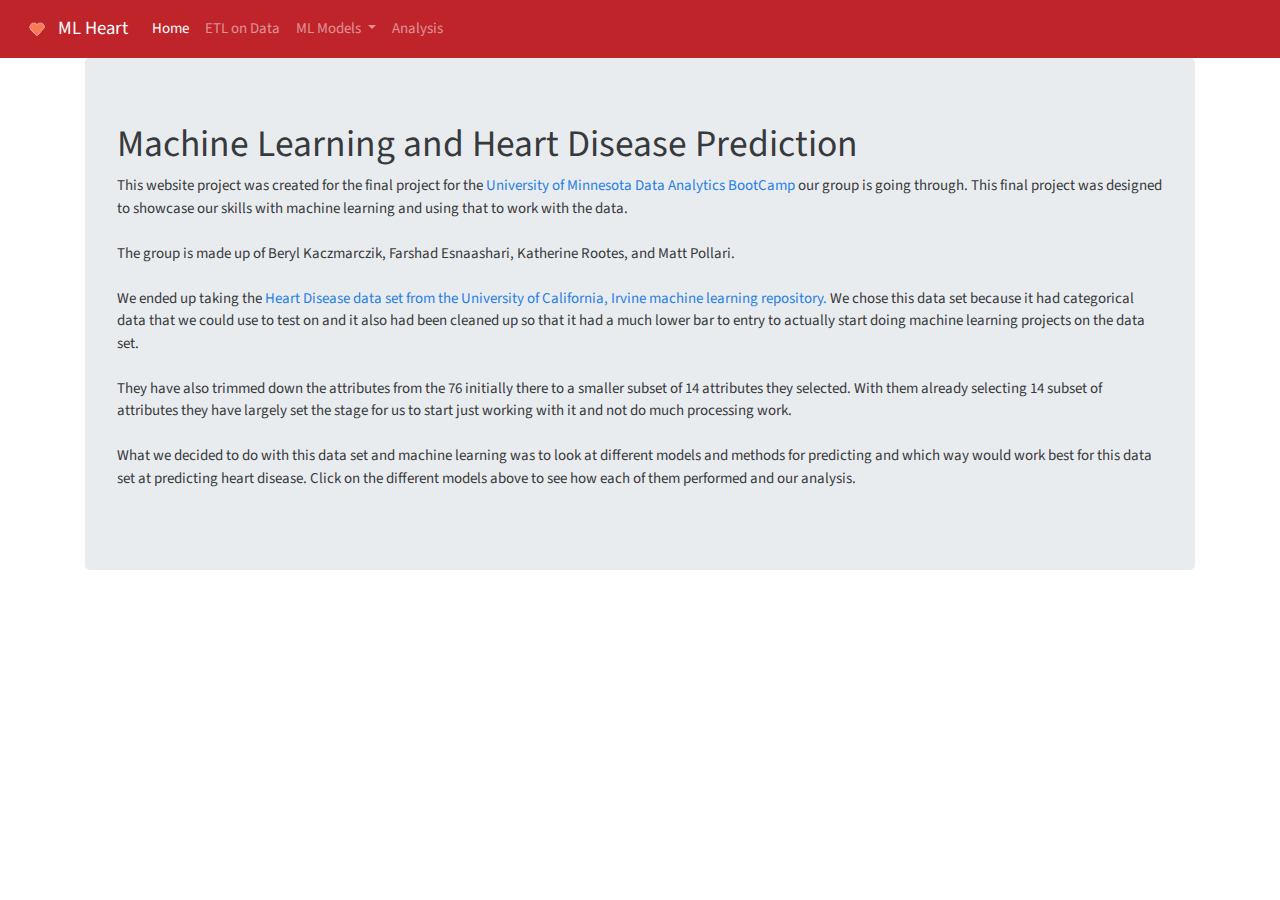
<file: website/index.html>
<!DOCTYPE html>
<html lang="en-us">

<head>
  <link rel="icon" href="resources/heart.png"
  <meta charset="UTF-8">
  <title>ML  & Heart Disease</title>

 <!-- Bring in our bootstrap stylesheet -->

 
<link rel="stylesheet" href="https://stackpath.bootstrapcdn.com/bootstrap/4.3.1/css/bootstrap.min.css" integrity="sha384-ggOyR0iXCbMQv3Xipma34MD+dH/1fQ784/j6cY/iJTQUOhcWr7x9JvoRxT2MZw1T" crossorigin="anonymous">

 <script src="https://code.jquery.com/jquery-3.3.1.slim.min.js" integrity="sha384-q8i/X+965DzO0rT7abK41JStQIAqVgRVzpbzo5smXKp4YfRvH+8abtTE1Pi6jizo" crossorigin="anonymous"></script>
 <script src="https://cdnjs.cloudflare.com/ajax/libs/popper.js/1.14.7/umd/popper.min.js" integrity="sha384-UO2eT0CpHqdSJQ6hJty5KVphtPhzWj9WO1clHTMGa3JDZwrnQq4sF86dIHNDz0W1" crossorigin="anonymous"></script>
 <script src="https://stackpath.bootstrapcdn.com/bootstrap/4.3.1/js/bootstrap.min.js" integrity="sha384-JjSmVgyd0p3pXB1rRibZUAYoIIy6OrQ6VrjIEaFf/nJGzIxFDsf4x0xIM+B07jRM" crossorigin="anonymous"></script>

 <link rel="stylesheet" href="style.css">
</head>

<body>
    <nav class="navbar navbar-expand-lg navbar-dark bg-primary">
      <img src="resources/beat.gif" height="42" width="42">
        <a class="navbar-brand" href="index.html">ML Heart</a>
        <button class="navbar-toggler" type="button" data-toggle="collapse" data-target="#navbarColor01" aria-controls="navbarColor01" aria-expanded="false" aria-label="Toggle navigation">
          <span class="navbar-toggler-icon"></span>
        </button>      
      
        <div class="collapse navbar-collapse" id="navbarColor01">
          <ul class="navbar-nav mr-auto">
            <li class="nav-item active">
              <a class="nav-link" href="index.html">Home <span class="sr-only">(current)</span></a>
            </li>
            <li class="nav-item">
                <a class="nav-link" href="etl.html">ETL on Data</a>
              </li>
            <li class="nav-item dropdown">
                <a class="nav-link dropdown-toggle" href="#" id="navbarDropdown" role="button" data-toggle="dropdown" aria-haspopup="true" aria-expanded="false">
                  ML Models
                </a>
                <div class="dropdown-menu" aria-labelledby="navbarDropdown">
                  <a class="dropdown-item" href="forest.html">Random Forest</a>
                  <a class="dropdown-item" href="logistic.html">Logistic Regression </a>
                  <a class="dropdown-item" href="neural.html">Neural Net</a>
                  <a class="dropdown-item" href="knearest.html">K Nearest Neighbors</a>
                  <a class="dropdown-item" href="vector.html">Support Vector Machine</a>
                </div>
              </li>

            <li class="nav-item">
              <a class="nav-link"href="analysis.html">Analysis</a>
            </li>
          </ul>
          </div>
        </nav>
  <div class="container">


  
      <!-- Row 1 -->
      <div class="row">
        <div class="col-12 col-sm-12 col-md-12">
            <div class="jumbotron">
                 <h1><strong>Machine Learning and Heart Disease Prediction</strong></h1>
                 <p> 
                    This website project was created for the final project for the <a href='https://bootcamp.umn.edu/data/'>University of Minnesota Data Analytics BootCamp</a> our group is going through.  This final project was designed to showcase our skills with machine learning and using that to  work with the data.
                    <br><br>
                    The group is made up of Beryl Kaczmarczik, Farshad Esnaashari, Katherine Rootes, and Matt Pollari.
                    
                   <br><br> We ended up taking the  <a href='https://archive.ics.uci.edu/ml/datasets/Heart+Disease'>Heart Disease data set from the University of California, Irvine machine learning repository.</a> 
 
                   We chose this data set because it had categorical data that we could use to test on and it also had been cleaned up so that it had a much lower bar to entry to actually start doing machine learning projects on the data set. 
                   
                   <br><br> 
                   They have also trimmed down the attributes from the 76 initially there to a smaller subset of 14 attributes they selected. With them already selecting 14 subset of attributes they have largely set the stage for us to start just working with it and not do much processing work.

                   <br><br> 
                   What we decided to do with this data set and machine learning was to look at different models and methods for predicting and which way would work best for this data set at predicting heart disease. Click on the different models above to see how each of them performed and our analysis.

                   
         </p>
        </div>
    </div>
      </div>
      </div>
</body>
</html>
</file>
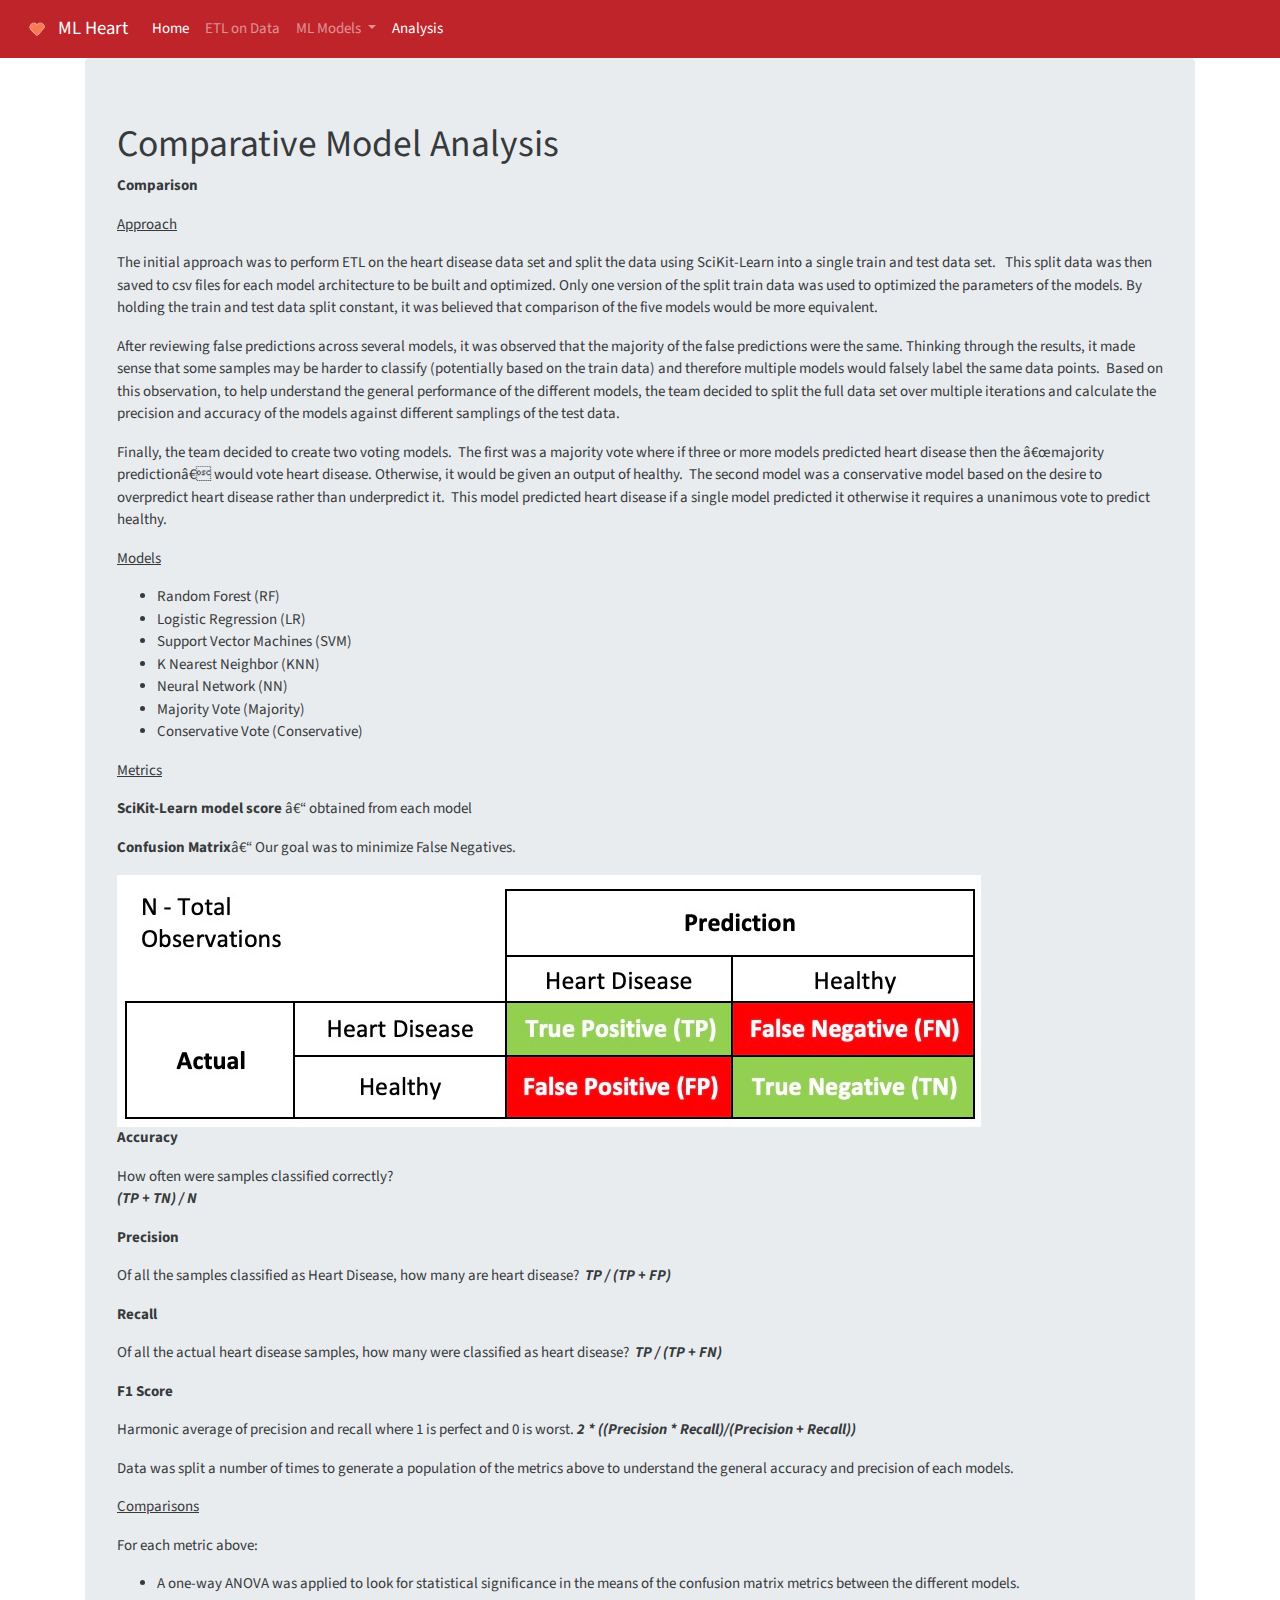
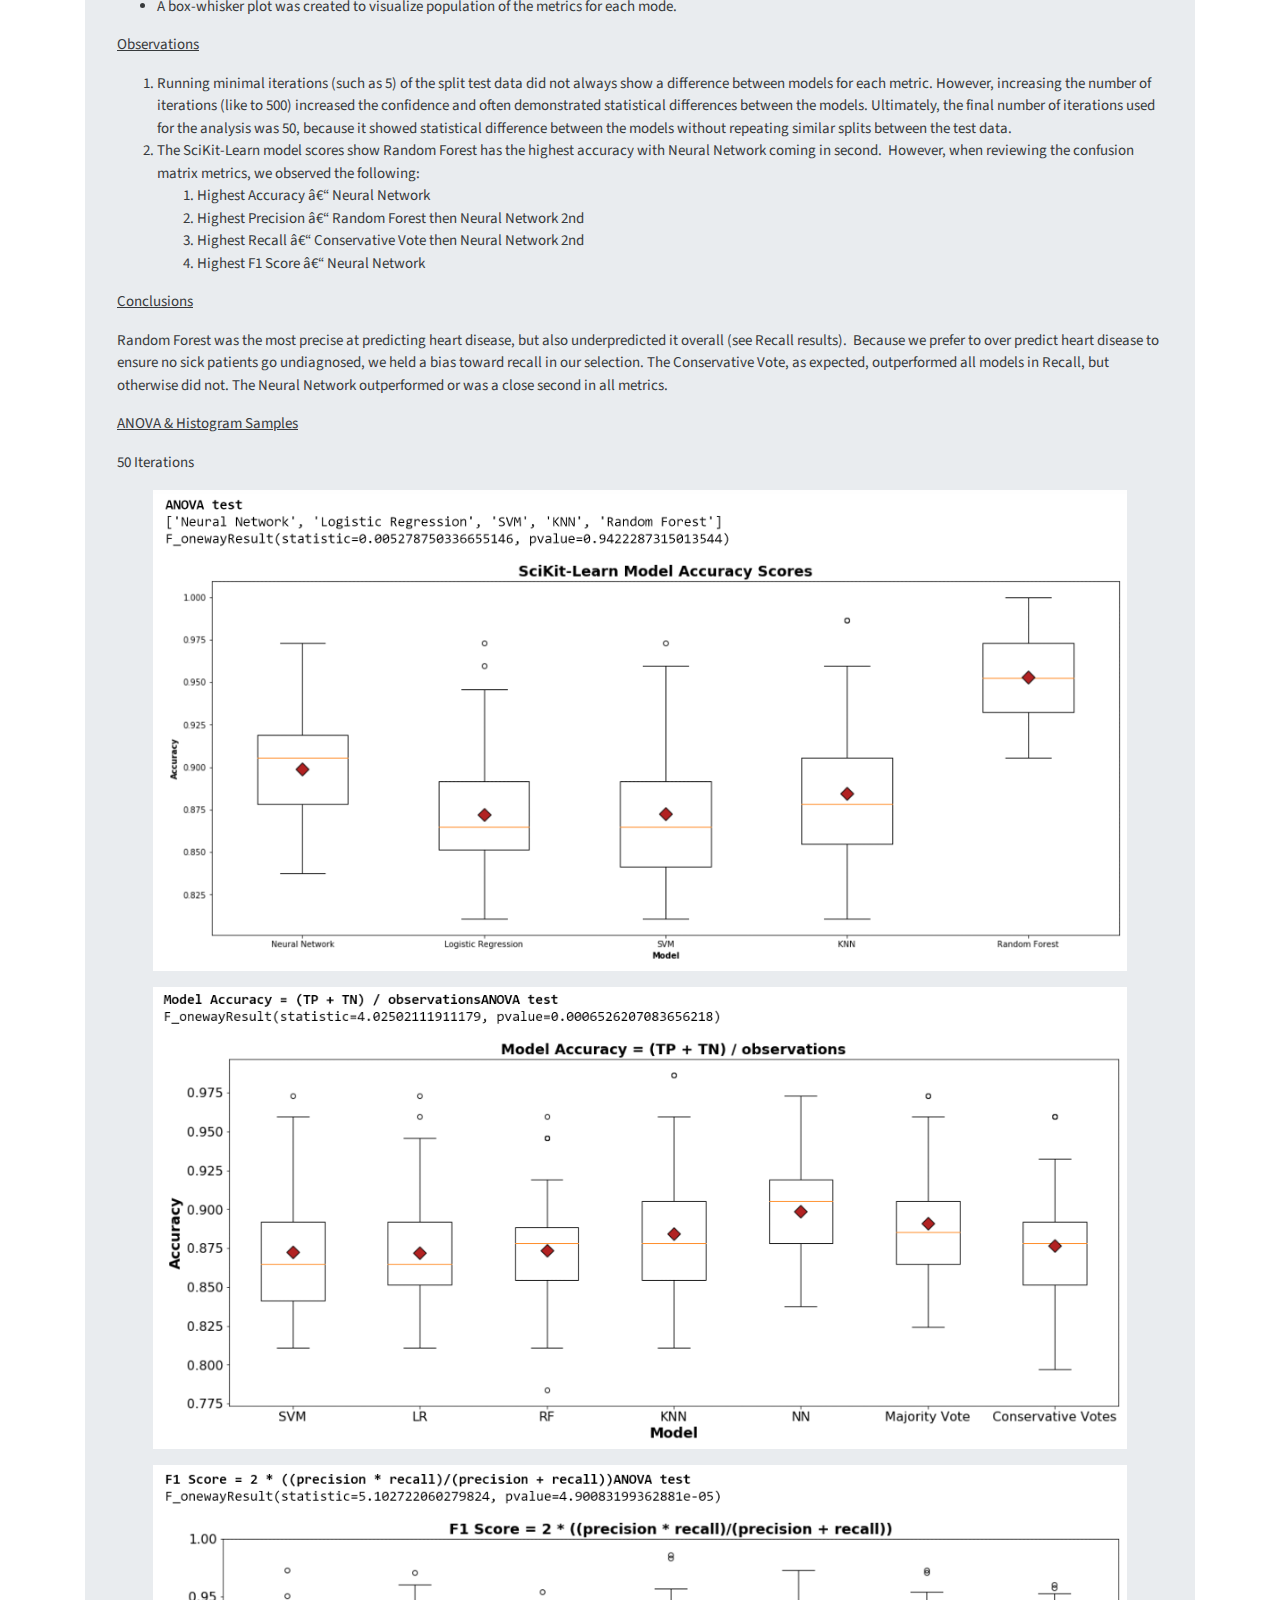
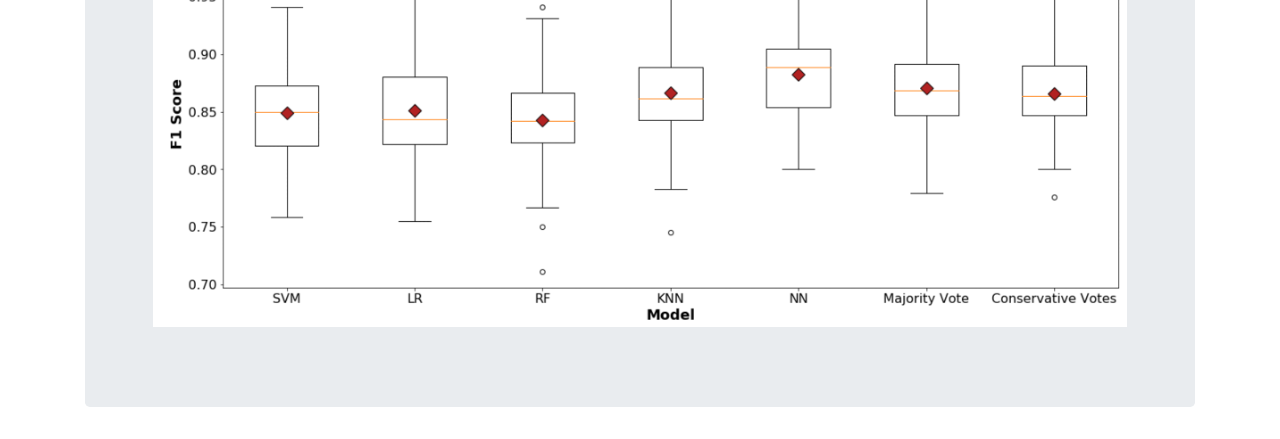
<file: website/analysis.html>
<!DOCTYPE html>
<!DOCTYPE html>
<html lang="en-us">

<head>
  <link rel="icon" href="resources/heart.png"
  <meta charset="UTF-8">
  <title>ML  & Heart Disease</title>

 <!-- Bring in our bootstrap stylesheet -->

 
<link rel="stylesheet" href="https://stackpath.bootstrapcdn.com/bootstrap/4.3.1/css/bootstrap.min.css" integrity="sha384-ggOyR0iXCbMQv3Xipma34MD+dH/1fQ784/j6cY/iJTQUOhcWr7x9JvoRxT2MZw1T" crossorigin="anonymous">

 <script src="https://code.jquery.com/jquery-3.3.1.slim.min.js" integrity="sha384-q8i/X+965DzO0rT7abK41JStQIAqVgRVzpbzo5smXKp4YfRvH+8abtTE1Pi6jizo" crossorigin="anonymous"></script>
 <script src="https://cdnjs.cloudflare.com/ajax/libs/popper.js/1.14.7/umd/popper.min.js" integrity="sha384-UO2eT0CpHqdSJQ6hJty5KVphtPhzWj9WO1clHTMGa3JDZwrnQq4sF86dIHNDz0W1" crossorigin="anonymous"></script>
 <script src="https://stackpath.bootstrapcdn.com/bootstrap/4.3.1/js/bootstrap.min.js" integrity="sha384-JjSmVgyd0p3pXB1rRibZUAYoIIy6OrQ6VrjIEaFf/nJGzIxFDsf4x0xIM+B07jRM" crossorigin="anonymous"></script>

 <link rel="stylesheet" href="style.css">
</head>

<body>
    <nav class="navbar navbar-expand-lg navbar-dark bg-primary">
      <img src="resources/beat.gif" height="42" width="42">
        <a class="navbar-brand" href="index.html">ML Heart</a>
        <button class="navbar-toggler" type="button" data-toggle="collapse" data-target="#navbarColor01" aria-controls="navbarColor01" aria-expanded="false" aria-label="Toggle navigation">
          <span class="navbar-toggler-icon"></span>
        </button>        
      
        <div class="collapse navbar-collapse" id="navbarColor01">
          <ul class="navbar-nav mr-auto">
            <li class="nav-item active">
              <a class="nav-link" href="index.html">Home</a>
            </li>
            <li class="nav-item">
                <a class="nav-link" href="etl.html">ETL on Data</a>
              </li>
            <li class="nav-item dropdown">
                <a class="nav-link dropdown-toggle" href="#" id="navbarDropdown" role="button" data-toggle="dropdown" aria-haspopup="true" aria-expanded="false">
                  ML Models
                </a>
                <div class="dropdown-menu" aria-labelledby="navbarDropdown">
                  <a class="dropdown-item" href="forest.html">Random Forest</a>
                  <a class="dropdown-item" href="logistic.html">Logistic Regression </a>
                  <a class="dropdown-item" href="neural.html">Neural Net</a>
                  <a class="dropdown-item" href="knearest.html">K Nearest Neighbors</a>
                  <a class="dropdown-item" href="vector.html">Support Vector Machine</a>
                </div>
              </li>

            <li class="nav-item">
              <a class="nav-link active"href="analysis.html">Analysis</a>
            </li>
          </ul>
          </div>
        </nav>
  <div class="container">


  
      <!-- Row 1 -->
      <div class="row">
        <div class="col-12 col-sm-12 col-md-12">
            <div class="jumbotron">
                 <h1><strong>Comparative Model Analysis</strong></h1>
                 <p><strong>Comparison</strong></p>
                 <p><u>Approach</u></p>
                 <p>The initial approach was to perform ETL on the heart disease data set and split the data using SciKit-Learn into a single train and test data set. &nbsp; This split data was then saved to csv files for each model architecture to be built and optimized. Only one version of the split train data was used to optimized the parameters of the models. By holding the train and test data split constant, it was believed that comparison of the five models would be more equivalent.</p>
                 <p>After reviewing false predictions across several models, it was observed that the majority of the false predictions were the same. Thinking through the results, it made sense that some samples may be harder to classify (potentially based on the train data) and therefore multiple models would falsely label the same data points. &nbsp;Based on this observation, to help understand the general performance of the different models, the team decided to split the full data set over multiple iterations and calculate the precision and accuracy of the models against different samplings of the test data.</p>
                 <p>Finally, the team decided to create two voting models. &nbsp;The first was a majority vote where if three or more models predicted heart disease then the “majority prediction” would vote heart disease. Otherwise, it would be given an output of healthy. &nbsp;The second model was a conservative model based on the desire to overpredict heart disease rather than underpredict it. &nbsp;This model predicted heart disease if a single model predicted it otherwise it requires a unanimous vote to predict healthy.</p>
                 <p><u>Models</u></p>
                 <ul>
                   <li>Random Forest (RF)</li>
                   <li>Logistic Regression (LR)</li>
                   <li>Support Vector Machines (SVM)</li>
                   <li>K Nearest Neighbor (KNN)</li>
                   <li>Neural Network (NN)</li>
                   <li>Majority Vote (Majority)</li>
                   <li>Conservative Vote (Conservative)</li>
                 </ul>
                 <p><u>Metrics</u></p>
                 <p><strong>SciKit-Learn model score</strong> – obtained from each model</p>
                 <p><strong>Confusion Matrix</strong>– Our goal was to minimize False Negatives.</p>
                 <img src="resources/matrix.jpg" alt="">
                     </tr>
                     <tr>
                       <td valign="top" width="19.661733615221987%">
                         <p><strong>Accuracy</strong></p>
                       </td>
                       <td colspan="3" valign="top" width="80.33826638477801%">
                         <p>How often were samples classified correctly?
                           <br><strong><em>(TP + TN) / N</em></strong></p>
                       </td>
                     </tr>
                     <tr>
                       <td valign="top" width="19.661733615221987%">
                         <p><strong>Precision</strong></p>
                       </td>
                       <td colspan="3" valign="top" width="80.33826638477801%">
                         <p>Of all the samples classified as Heart Disease, how many are heart disease? &nbsp;<strong><em>TP / (TP + FP)</em></strong></p>
                       </td>
                     </tr>
                     <tr>
                       <td valign="top" width="19.661733615221987%">
                         <p><strong>Recall</strong></p>
                       </td>
                       <td colspan="3" valign="top" width="80.33826638477801%">
                         <p>Of all the actual heart disease samples, how many were classified as heart disease? <strong><em>&nbsp;TP / (TP + FN)</em></strong></p>
                       </td>
                     </tr>
                     <tr>
                       <td valign="top" width="19.661733615221987%">
                         <p><strong>F1 Score</strong></p>
                       </td>
                       <td colspan="3" valign="top" width="80.33826638477801%">
                         <p>Harmonic average of precision and recall where 1 is perfect and 0 is worst. <strong><em>2 * ((Precision * Recall)/(Precision + Recall))</em></strong></p>
                       </td>
                     </tr>
                   </tbody>
                 </table>
                 <p>Data was split a number of times to generate a population of the metrics above to understand the general accuracy and precision of each models.</p>
                 <p><u>Comparisons</u></p>
                 <p>For each metric above:</p>
                 <ul>
                   <li>A one-way ANOVA was applied to look for statistical significance in the means of the confusion matrix metrics between the different models.</li>
                   <li>A box-whisker plot was created to visualize population of the metrics for each mode.</li>
                 </ul>
                 <p><u>Observations</u></p>
                 <ol>
                   <li>Running minimal iterations (such as 5) of the split test data did not always show a difference between models for each metric. However, increasing the number of iterations (like to 500) increased the confidence and often demonstrated statistical differences between the models. Ultimately, the final number of iterations used for the analysis was 50, because it showed statistical difference between the models without repeating similar splits between the test data.</li>
                   <li>The SciKit-Learn model scores show Random Forest has the highest accuracy with Neural Network coming in second. &nbsp;However, when reviewing the confusion matrix metrics, we observed the following:
                     <ol>
                       <li>Highest Accuracy – Neural Network</li>
                       <li>Highest Precision – Random Forest then Neural Network 2nd</li>
                       <li>Highest Recall – Conservative Vote then Neural Network 2nd</li>
                       <li>Highest F1 Score – Neural Network</li>
                     </ol>
                   </li>
                 </ol>
                 <p><u>Conclusions</u></p>
                 <p>Random Forest was the most precise at predicting heart disease, but also underpredicted it overall (see Recall results). &nbsp;Because we prefer to over predict heart disease to ensure no sick patients go undiagnosed, we held a bias toward recall in our selection. The Conservative Vote, as expected, outperformed all models in Recall, but otherwise did not. The Neural Network outperformed or was a close second in all metrics.</p>
                 <p><u>ANOVA &amp; Histogram Samples</u></p>
                 <p>50 Iterations</p>
                 <center><img src="resources/Compare-image1.png"></center>
                 <p>

                 </p>
                 <center><img src="resources/Compare-image2.png"></center>
                 <p>

                 </p>
                 <center><img src="resources/Compare-image3.png"></center>
                 <p>
                   
                 </p>

        </div>
    </div>
      </div>
      </div>
</body>
</html>
</file>
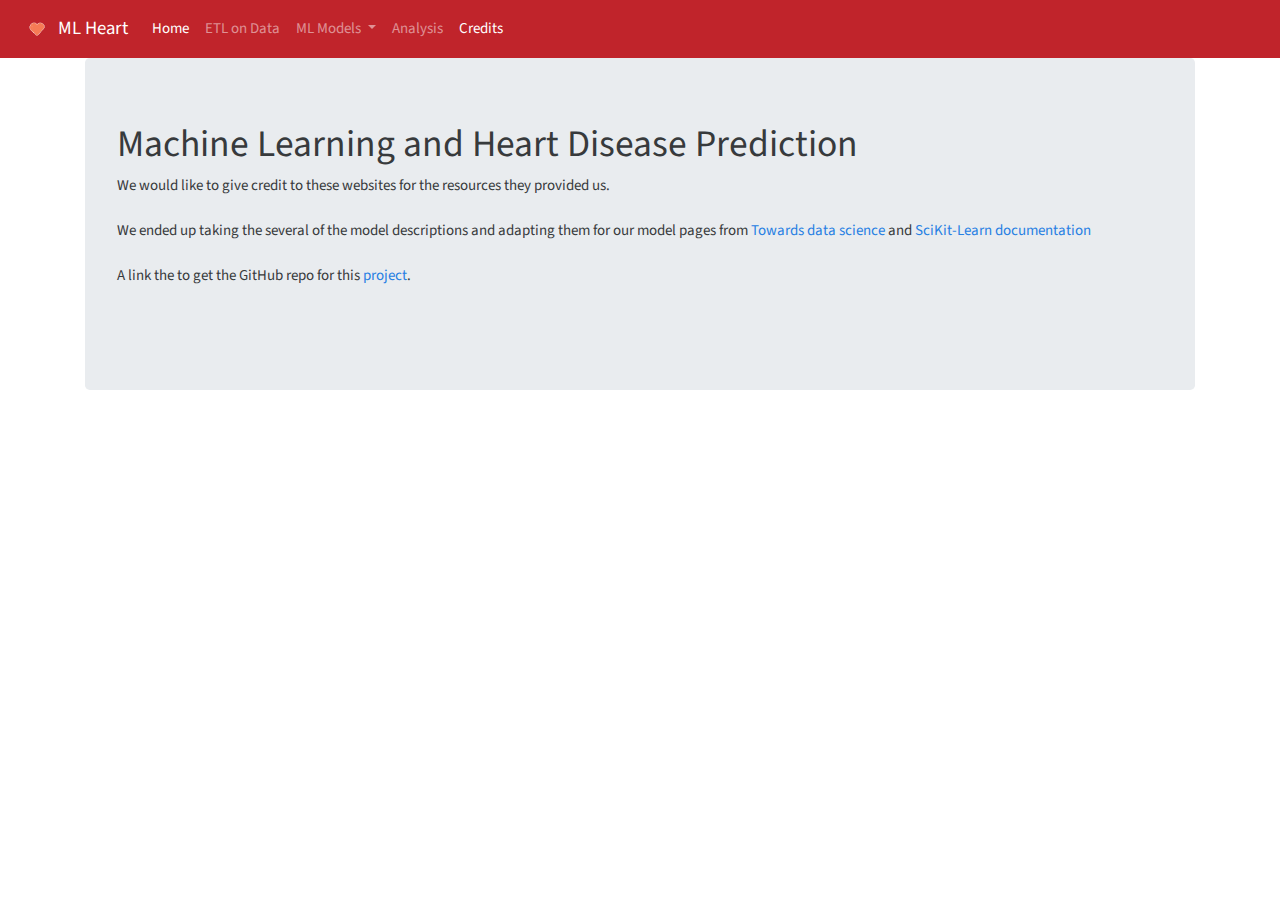
<file: website/credits.html>
<!DOCTYPE html>
<html lang="en-us">

<head>
  <link rel="icon" href="resources/heart.png"
  <meta charset="UTF-8">
  <title>ML  & Heart Disease</title>

 <!-- Bring in our bootstrap stylesheet -->

 
<link rel="stylesheet" href="https://stackpath.bootstrapcdn.com/bootstrap/4.3.1/css/bootstrap.min.css" integrity="sha384-ggOyR0iXCbMQv3Xipma34MD+dH/1fQ784/j6cY/iJTQUOhcWr7x9JvoRxT2MZw1T" crossorigin="anonymous">

 <script src="https://code.jquery.com/jquery-3.3.1.slim.min.js" integrity="sha384-q8i/X+965DzO0rT7abK41JStQIAqVgRVzpbzo5smXKp4YfRvH+8abtTE1Pi6jizo" crossorigin="anonymous"></script>
 <script src="https://cdnjs.cloudflare.com/ajax/libs/popper.js/1.14.7/umd/popper.min.js" integrity="sha384-UO2eT0CpHqdSJQ6hJty5KVphtPhzWj9WO1clHTMGa3JDZwrnQq4sF86dIHNDz0W1" crossorigin="anonymous"></script>
 <script src="https://stackpath.bootstrapcdn.com/bootstrap/4.3.1/js/bootstrap.min.js" integrity="sha384-JjSmVgyd0p3pXB1rRibZUAYoIIy6OrQ6VrjIEaFf/nJGzIxFDsf4x0xIM+B07jRM" crossorigin="anonymous"></script>

 <link rel="stylesheet" href="style.css">
</head>

<body>
    <nav class="navbar navbar-expand-lg navbar-dark bg-primary">
      <img src="resources/beat.gif" height="42" width="42">
        <a class="navbar-brand" href="index.html">ML Heart</a>
        <button class="navbar-toggler" type="button" data-toggle="collapse" data-target="#navbarColor01" aria-controls="navbarColor01" aria-expanded="false" aria-label="Toggle navigation">
          <span class="navbar-toggler-icon"></span>
        </button>      
      
        <div class="collapse navbar-collapse" id="navbarColor01">
          <ul class="navbar-nav mr-auto">
            <li class="nav-item active">
              <a class="nav-link" href="index.html">Home <span class="sr-only">(current)</span></a>
            </li>
            <li class="nav-item">
                <a class="nav-link" href="etl.html">ETL on Data</a>
              </li>
            <li class="nav-item dropdown">
                <a class="nav-link dropdown-toggle" href="#" id="navbarDropdown" role="button" data-toggle="dropdown" aria-haspopup="true" aria-expanded="false">
                  ML Models
                </a>
                <div class="dropdown-menu" aria-labelledby="navbarDropdown">
                  <a class="dropdown-item" href="forest.html">Random Forest</a>
                  <a class="dropdown-item" href="logistic.html">Logistic Regression </a>
                  <a class="dropdown-item" href="neural.html">Neural Net</a>
                  <a class="dropdown-item" href="knearest.html">K Nearest Neighbors</a>
                  <a class="dropdown-item" href="vector.html">Support Vector Machine</a>
                </div>
              </li>

            <li class="nav-item">
              <a class="nav-link"href="analysis.html">Analysis</a>
            </li>
            <li class="nav-item">
                <a class="nav-link active"href="credits.html">Credits</a>
              </li>
          </ul>
          </div>
        </nav>
  <div class="container">


  
      <!-- Row 1 -->
      <div class="row">
        <div class="col-12 col-sm-12 col-md-12">
            <div class="jumbotron">
                 <h1><strong>Machine Learning and Heart Disease Prediction</strong></h1>
                 <p> We would like to give credit to these websites for the resources they provided us.


                    
                   <br><br> We ended up taking the several of the model descriptions and adapting them for our model pages from  <a href='https://towardsdatascience.com/'>Towards data science</a> and <a href='https://scikit-learn.org/stable/'>SciKit-Learn documentation</a> <br><br>

                   A link the to get the GitHub repo for this  <a href='https://github.com/esnaaf1/ML_Project'>project</a>. <br><br>
 
                   

                   
         </p>
        </div>
    </div>
      </div>
      </div>
</body>
</html>
</file>
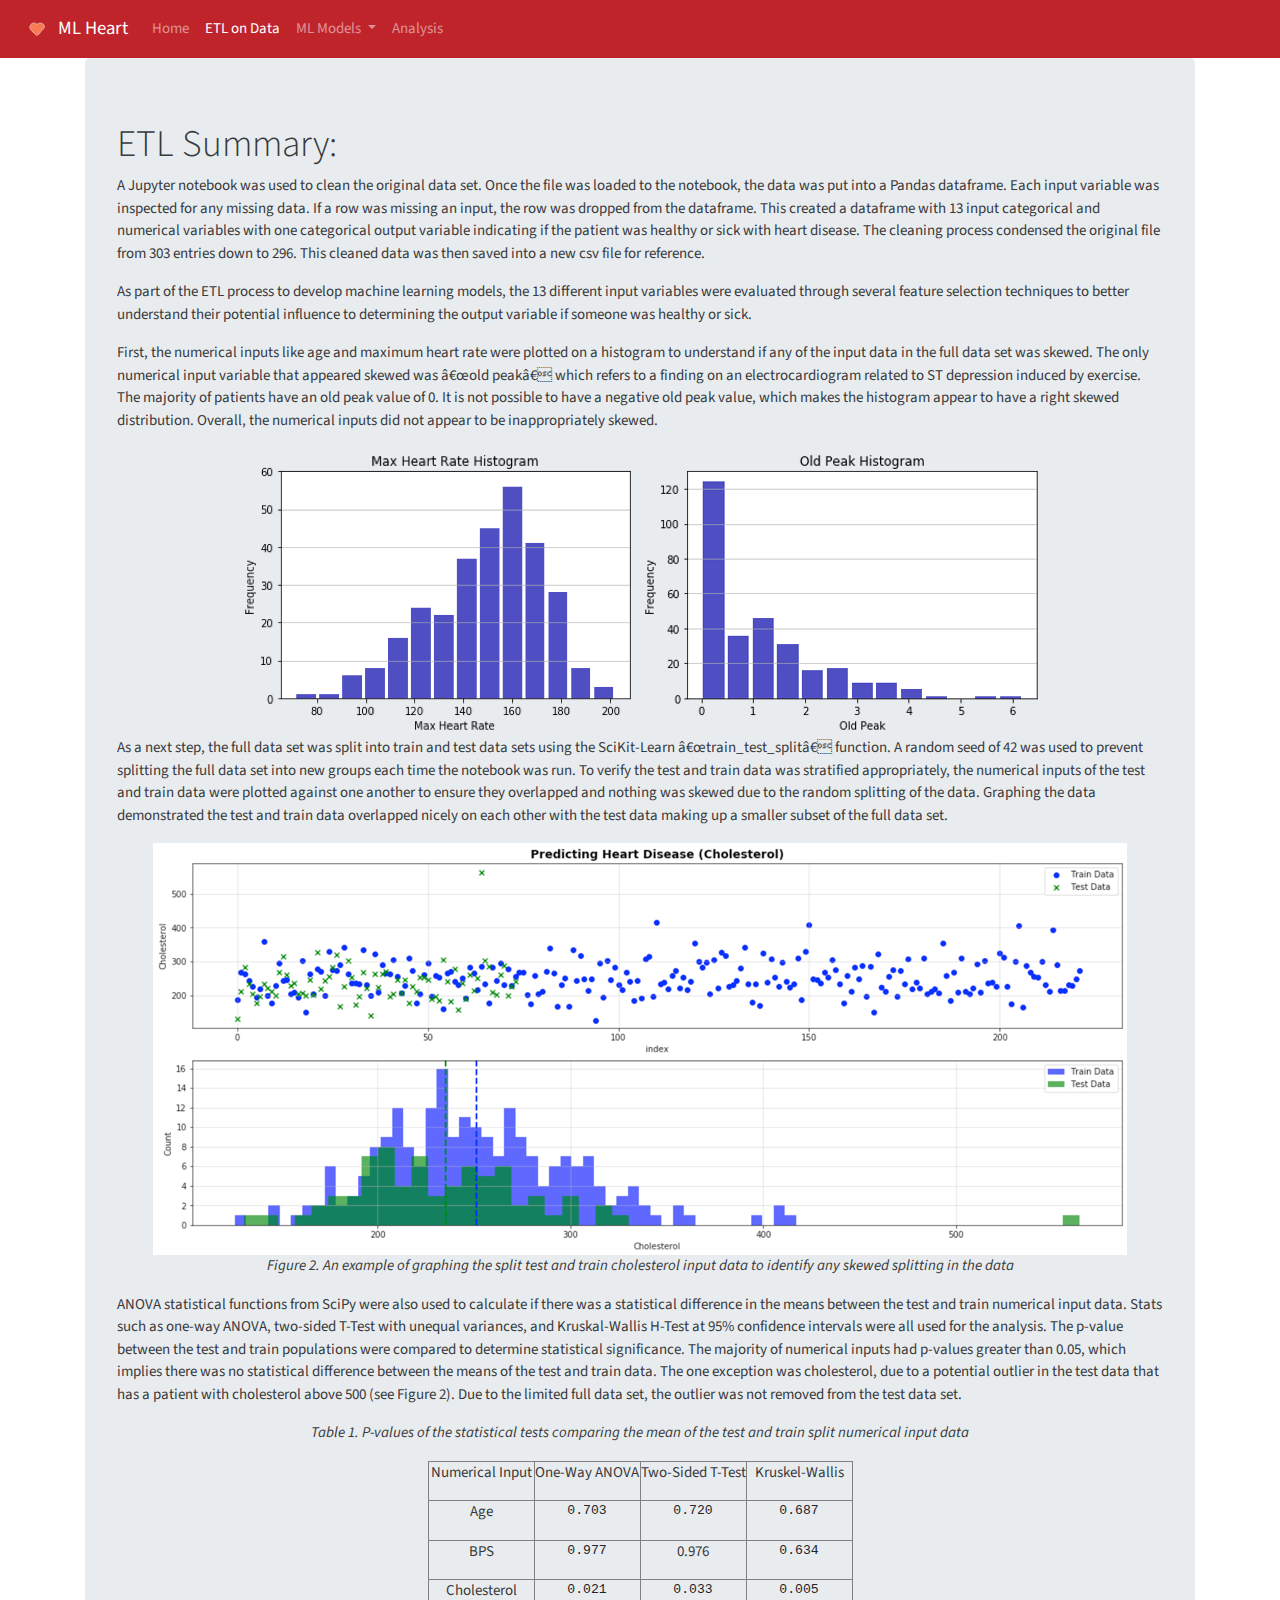
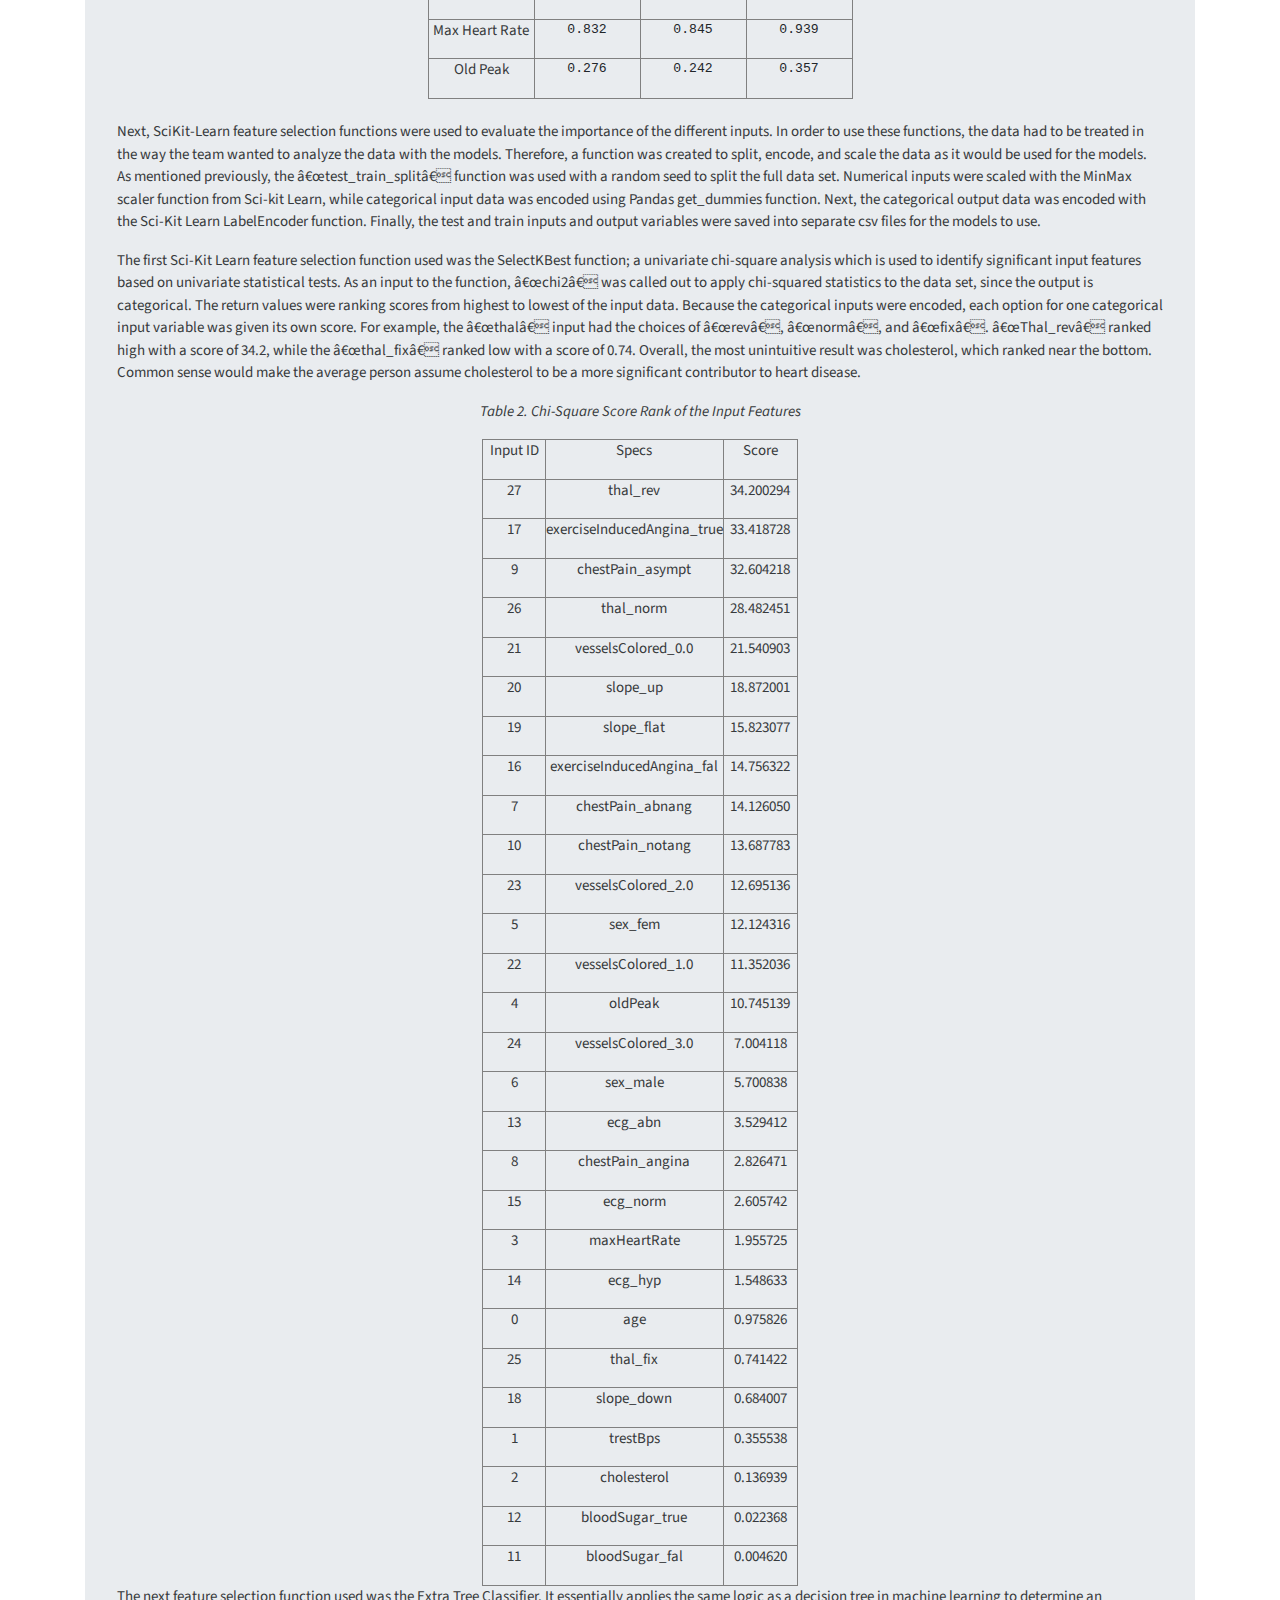
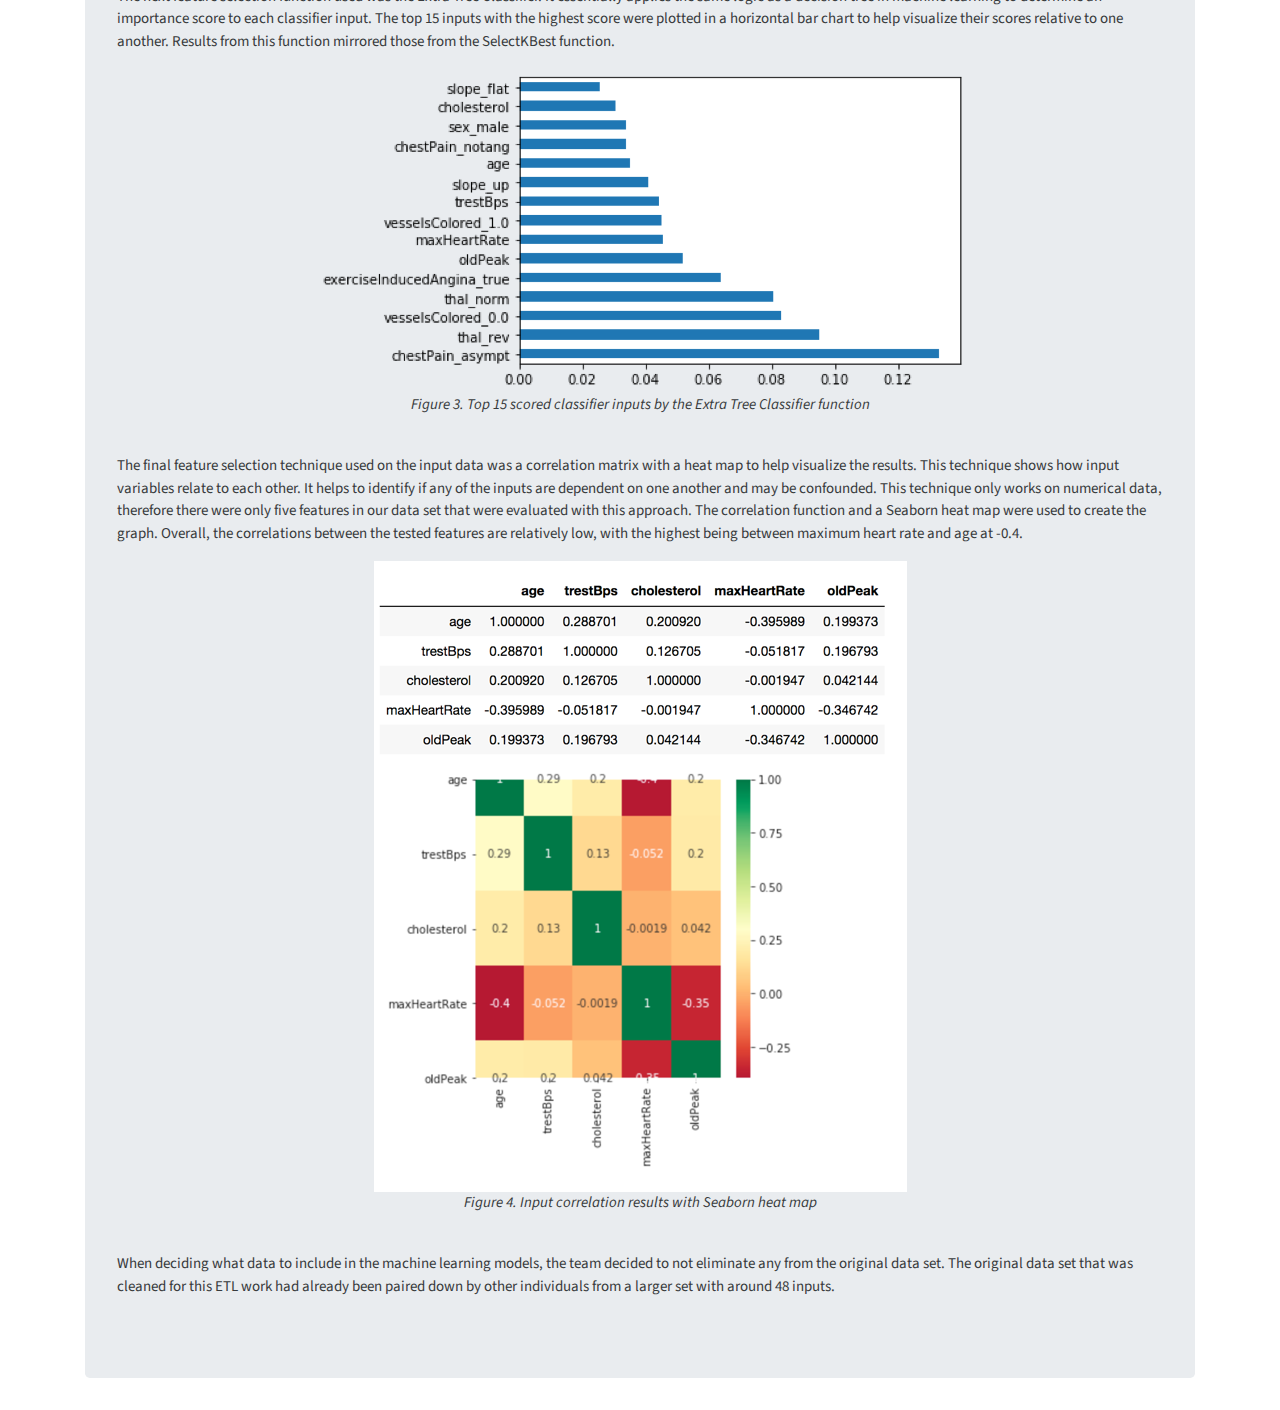
<file: website/etl.html>
<!DOCTYPE html>
<html lang="en-us">

<head>
  <link rel="icon" href="resources/heart.png"
  <meta charset="UTF-8">
  <title>ML  & Heart Disease</title>

 <!-- Bring in our bootstrap stylesheet -->

 
<link rel="stylesheet" href="https://stackpath.bootstrapcdn.com/bootstrap/4.3.1/css/bootstrap.min.css" integrity="sha384-ggOyR0iXCbMQv3Xipma34MD+dH/1fQ784/j6cY/iJTQUOhcWr7x9JvoRxT2MZw1T" crossorigin="anonymous">

 <script src="https://code.jquery.com/jquery-3.3.1.slim.min.js" integrity="sha384-q8i/X+965DzO0rT7abK41JStQIAqVgRVzpbzo5smXKp4YfRvH+8abtTE1Pi6jizo" crossorigin="anonymous"></script>
 <script src="https://cdnjs.cloudflare.com/ajax/libs/popper.js/1.14.7/umd/popper.min.js" integrity="sha384-UO2eT0CpHqdSJQ6hJty5KVphtPhzWj9WO1clHTMGa3JDZwrnQq4sF86dIHNDz0W1" crossorigin="anonymous"></script>
 <script src="https://stackpath.bootstrapcdn.com/bootstrap/4.3.1/js/bootstrap.min.js" integrity="sha384-JjSmVgyd0p3pXB1rRibZUAYoIIy6OrQ6VrjIEaFf/nJGzIxFDsf4x0xIM+B07jRM" crossorigin="anonymous"></script>

 <link rel="stylesheet" href="style.css">
</head>

<body>
    <nav class="navbar navbar-expand-lg navbar-dark bg-primary">
      <img src="resources/beat.gif" height="42" width="42">
        <a class="navbar-brand" href="index.html">ML Heart</a>
        <button class="navbar-toggler" type="button" data-toggle="collapse" data-target="#navbarColor01" aria-controls="navbarColor01" aria-expanded="false" aria-label="Toggle navigation">
          <span class="navbar-toggler-icon"></span>
        </button>       
      
        <div class="collapse navbar-collapse" id="navbarColor01">
          <ul class="navbar-nav mr-auto">
            <li class="nav-item">
              <a class="nav-link" href="index.html">Home</a>
            </li>
            <li class="nav-item">
                <a class="nav-link active" href="etl.html">ETL on Data</a>
              </li>
            <li class="nav-item dropdown">
                <a class="nav-link dropdown-toggle" href="#" id="navbarDropdown" role="button" data-toggle="dropdown" aria-haspopup="true" aria-expanded="false">
                  ML Models
                </a>
                <div class="dropdown-menu" aria-labelledby="navbarDropdown">
                  <a class="dropdown-item" href="forest.html">Random Forest</a>
                  <a class="dropdown-item" href="logistic.html">Logistic Regression </a>
                  <a class="dropdown-item" href="neural.html">Neural Net</a>
                  <a class="dropdown-item" href="knearest.html">K Nearest Neighbors</a>
                  <a class="dropdown-item" href="vector.html">Support Vector Machine</a>
                </div>
              </li>

            <li class="nav-item">
              <a class="nav-link"href="analysis.html">Analysis</a>
            </li>
          </ul>
          </div>
        </nav>
  <div class="container">


  
      <!-- Row 1 -->
      <div class="row">
        <div class="col-12 col-sm-12 col-md-12">
            <div class="jumbotron">
                 <h1>ETL Summary:</h1>
                 <p>A Jupyter notebook was used to clean the original data set. Once the file was loaded to the notebook, the data was put into a Pandas dataframe. Each input variable was inspected for any missing data. If a row was missing an input, the row was dropped from the dataframe. This created a dataframe with 13 input categorical and numerical variables with one categorical output variable indicating if the patient was healthy or sick with heart disease. The cleaning process condensed the original file from 303 entries down to 296. This cleaned data was then saved into a new csv file for reference.</p>

                 <p>As part of the ETL process to develop machine learning models, the 13 different input variables were evaluated through several feature selection techniques to better understand their potential influence to determining the output variable if someone was healthy or sick.</p>
                 
                 <p>First, the numerical inputs like age and maximum heart rate were plotted on a histogram to understand if any of the input data in the full data set was skewed. The only numerical input variable that appeared skewed was “old peak” which refers to a finding on an electrocardiogram related to ST depression induced by exercise. The majority of patients have an old peak value of 0. It is not possible to have a negative old peak value, which makes the histogram appear to have a right skewed distribution. Overall, the numerical inputs did not appear to be inappropriately skewed.</p>
                 <center> <img src="resources/maxheart.png" alt="Max Heart Rate"> 
                  <img src="resources/oldpeak.png" alt="Old Peak"></center>
                 <p>As a next step, the full data set was split into train and test data sets using the SciKit-Learn “train_test_split” function. A random seed of 42 was used to prevent splitting the full data set into new groups each time the notebook was run. To verify the test and train data was stratified appropriately, the numerical inputs of the test and train data were plotted against one another to ensure they overlapped and nothing was skewed due to the random splitting of the data. Graphing the data demonstrated the test and train data overlapped nicely on each other with the test data making up a smaller subset of the full data set.</p>
                 <center> <img src="resources/predict-heart.png" alt="Max Heart Rate"></center>
                 <center><p><em>Figure 2. An example of graphing the split test and train cholesterol input data to identify any skewed splitting in the data</em></p></center>

                 <p>ANOVA statistical functions from SciPy were also used to calculate if there was a statistical difference in the means between the test and train numerical input data. Stats such as one-way ANOVA, two-sided T-Test with unequal variances, and Kruskal-Wallis H-Test at 95% confidence intervals were all used for the analysis. The p-value between the test and train populations were compared to determine statistical significance. The majority of numerical inputs had p-values greater than 0.05, which implies there was no statistical difference between the means of the test and train data. The one exception was cholesterol, due to a potential outlier in the test data that has a patient with cholesterol above 500 (see Figure 2). Due to the limited full data set, the outlier was not removed from the test data set. </p>
                <em><p><center>Table 1. P-values of the statistical tests comparing the mean of the test and train split numerical input data</em></p></center>
                <div align="center">
                  <table border="1" cellpadding="0" cellspacing="0" style="text-align: center;">
                    <tbody>
                      <tr>
                        <td valign="top" width="25%">
                          <p> Numerical Input </p>
                        </td>
                        <td valign="top" width="25%">
                          <p> One-Way ANOVA </p>
                        </td>
                        <td valign="top" width="25%">
                          <p> Two-Sided T-Test </p>
                        </td>
                        <td valign="top" width="25%">
                          <p> Kruskel-Wallis </p>
                        </td>
                      </tr>
                      <tr>
                        <td valign="top" width="25%">
                          <p>Age</p>
                        </td>
                        <td valign="top" width="25%">
                          <pre>0.703</pre>
                        </td>
                        <td valign="top" width="25%">
                          <pre>0.720</pre>
                        </td>
                        <td valign="top" width="25%">
                          <pre>0.687</pre>
                        </td>
                      </tr>
                      <tr>
                        <td valign="top" width="25%">
                          <p>BPS</p>
                        </td>
                        <td valign="top" width="25%">
                          <pre>0.977</pre>
                        </td>
                        <td valign="top" width="25%">
                          <p>0.976</p>
                        </td>
                        <td valign="top" width="25%">
                          <pre>0.634</pre>
                        </td>
                      </tr>
                      <tr>
                        <td valign="top" width="25%">
                          <p>Cholesterol</p>
                        </td>
                        <td valign="top" width="25%">
                          <pre>0.021</pre>
                        </td>
                        <td valign="top" width="25%">
                          <pre>0.033</pre>
                        </td>
                        <td valign="top" width="25%">
                          <pre>0.005</pre>
                        </td>
                      </tr>
                      <tr>
                        <td valign="top" width="25%">
                          <p>Max Heart Rate</p>
                        </td>
                        <td valign="top" width="25%">
                          <pre>0.832</pre>
                        </td>
                        <td valign="top" width="25%">
                          <pre>0.845</pre>
                        </td>
                        <td valign="top" width="25%">
                          <pre>0.939</pre>
                        </td>
                      </tr>
                      <tr>
                        <td valign="top" width="25%">
                          <p>Old Peak</p>
                        </td>
                        <td valign="top" width="25%">
                          <pre>0.276</pre>
                        </td>
                        <td valign="top" width="25%">
                          <pre>0.242</pre>
                        </td>
                        <td valign="top" width="25%">
                          <pre>0.357</pre>
                        </td>
                      </tr>
                    </tbody>
                  </table>
                </div><br>
                <p>Next, SciKit-Learn feature selection functions were used to evaluate the importance of the different inputs. In order to use these functions, the data had to be treated in the way the team wanted to analyze the data with the models. Therefore, a function was created to split, encode, and scale the data as it would be used for the models. As mentioned previously, the “test_train_split” function was used with a random seed to split the full data set. Numerical inputs were scaled with the MinMax scaler function from Sci-kit Learn, while categorical input data was encoded using Pandas get_dummies function. Next, the categorical output data was encoded with the Sci-Kit Learn LabelEncoder function. Finally, the test and train inputs and output variables were saved into separate csv files for the models to use.</p>

                <p>The first Sci-Kit Learn feature selection function used was the SelectKBest function; a univariate chi-square analysis which is used to identify significant input features based on univariate statistical tests. As an input to the function, “chi2” was called out to apply chi-squared statistics to the data set, since the output is categorical. The return values were ranking scores from highest to lowest of the input data. Because the categorical inputs were encoded, each option for one categorical input variable was given its own score. For example, the “thal” input had the choices of “rev”, “norm”, and “fix”. “Thal_rev” ranked high with a score of 34.2, while the “thal_fix” ranked low with a score of 0.74. Overall, the most unintuitive result was cholesterol, which ranked near the bottom. Common sense would make the average person assume cholesterol to be a more significant contributor to heart disease. </p>

                <div align="center"><em><p>Table 2. Chi-Square Score Rank of the Input Features</p></em></div>
<div align="center">
  <table border="1" cellpadding="0" cellspacing="0" style="text-align: center;">
    <tbody>
      <tr>
        <td valign="top" width="19.81566820276498%">
          <p>Input ID</p>
        </td>
        <td valign="top" width="56.68202764976959%">
          <p>Specs</p>
        </td>
        <td valign="top" width="23.502304147465438%">
          <p>Score</p>
        </td>
      </tr>
      <tr>
        <td valign="top" width="19.81566820276498%">
          <p>27</p>
        </td>
        <td valign="top" width="56.68202764976959%">
          <p>thal_rev</p>
        </td>
        <td valign="top" width="23.502304147465438%">
          <p>34.200294</p>
        </td>
      </tr>
      <tr>
        <td valign="top" width="19.81566820276498%">
          <p>17</p>
        </td>
        <td valign="top" width="56.68202764976959%">
          <p>exerciseInducedAngina_true</p>
        </td>
        <td valign="top" width="23.502304147465438%">
          <p>33.418728</p>
        </td>
      </tr>
      <tr>
        <td valign="top" width="19.81566820276498%">
          <p>9</p>
        </td>
        <td valign="top" width="56.68202764976959%">
          <p>chestPain_asympt</p>
        </td>
        <td valign="top" width="23.502304147465438%">
          <p>32.604218</p>
        </td>
      </tr>
      <tr>
        <td valign="top" width="19.81566820276498%">
          <p>26</p>
        </td>
        <td valign="top" width="56.68202764976959%">
          <p>thal_norm</p>
        </td>
        <td valign="top" width="23.502304147465438%">
          <p>28.482451</p>
        </td>
      </tr>
      <tr>
        <td valign="top" width="19.81566820276498%">
          <p>21</p>
        </td>
        <td valign="top" width="56.68202764976959%">
          <p>vesselsColored_0.0</p>
        </td>
        <td valign="top" width="23.502304147465438%">
          <p>21.540903</p>
        </td>
      </tr>
      <tr>
        <td valign="top" width="19.81566820276498%">
          <p>20</p>
        </td>
        <td valign="top" width="56.68202764976959%">
          <p>slope_up</p>
        </td>
        <td valign="top" width="23.502304147465438%">
          <p>18.872001</p>
        </td>
      </tr>
      <tr>
        <td valign="top" width="19.81566820276498%">
          <p>19</p>
        </td>
        <td valign="top" width="56.68202764976959%">
          <p>slope_flat</p>
        </td>
        <td valign="top" width="23.502304147465438%">
          <p>15.823077</p>
        </td>
      </tr>
      <tr>
        <td valign="top" width="19.81566820276498%">
          <p>16</p>
        </td>
        <td valign="top" width="56.68202764976959%">
          <p>exerciseInducedAngina_fal</p>
        </td>
        <td valign="top" width="23.502304147465438%">
          <p>14.756322</p>
        </td>
      </tr>
      <tr>
        <td valign="top" width="19.81566820276498%">
          <p>7</p>
        </td>
        <td valign="top" width="56.68202764976959%">
          <p>chestPain_abnang</p>
        </td>
        <td valign="top" width="23.502304147465438%">
          <p>14.126050</p>
        </td>
      </tr>
      <tr>
        <td valign="top" width="19.81566820276498%">
          <p>10</p>
        </td>
        <td valign="top" width="56.68202764976959%">
          <p>chestPain_notang</p>
        </td>
        <td valign="top" width="23.502304147465438%">
          <p>13.687783</p>
        </td>
      </tr>
      <tr>
        <td valign="top" width="19.81566820276498%">
          <p>23</p>
        </td>
        <td valign="top" width="56.68202764976959%">
          <p>vesselsColored_2.0</p>
        </td>
        <td valign="top" width="23.502304147465438%">
          <p>12.695136</p>
        </td>
      </tr>
      <tr>
        <td valign="top" width="19.81566820276498%">
          <p>5</p>
        </td>
        <td valign="top" width="56.68202764976959%">
          <p>sex_fem</p>
        </td>
        <td valign="top" width="23.502304147465438%">
          <p>12.124316</p>
        </td>
      </tr>
      <tr>
        <td valign="top" width="19.81566820276498%">
          <p>22</p>
        </td>
        <td valign="top" width="56.68202764976959%">
          <p>vesselsColored_1.0</p>
        </td>
        <td valign="top" width="23.502304147465438%">
          <p>11.352036</p>
        </td>
      </tr>
      <tr>
        <td valign="top" width="19.81566820276498%">
          <p>4</p>
        </td>
        <td valign="top" width="56.68202764976959%">
          <p>oldPeak</p>
        </td>
        <td valign="top" width="23.502304147465438%">
          <p>10.745139</p>
        </td>
      </tr>
      <tr>
        <td valign="top" width="19.81566820276498%">
          <p>24</p>
        </td>
        <td valign="top" width="56.68202764976959%">
          <p>vesselsColored_3.0</p>
        </td>
        <td valign="top" width="23.502304147465438%">
          <p>7.004118</p>
        </td>
      </tr>
      <tr>
        <td valign="top" width="19.81566820276498%">
          <p>6</p>
        </td>
        <td valign="top" width="56.68202764976959%">
          <p>sex_male</p>
        </td>
        <td valign="top" width="23.502304147465438%">
          <p>5.700838</p>
        </td>
      </tr>
      <tr>
        <td valign="top" width="19.81566820276498%">
          <p>13</p>
        </td>
        <td valign="top" width="56.68202764976959%">
          <p>ecg_abn</p>
        </td>
        <td valign="top" width="23.502304147465438%">
          <p>3.529412</p>
        </td>
      </tr>
      <tr>
        <td valign="top" width="19.81566820276498%">
          <p>8</p>
        </td>
        <td valign="top" width="56.68202764976959%">
          <p>chestPain_angina</p>
        </td>
        <td valign="top" width="23.502304147465438%">
          <p>2.826471</p>
        </td>
      </tr>
      <tr>
        <td valign="top" width="19.81566820276498%">
          <p>15</p>
        </td>
        <td valign="top" width="56.68202764976959%">
          <p>ecg_norm</p>
        </td>
        <td valign="top" width="23.502304147465438%">
          <p>2.605742</p>
        </td>
      </tr>
      <tr>
        <td valign="top" width="19.81566820276498%">
          <p>3</p>
        </td>
        <td valign="top" width="56.68202764976959%">
          <p>maxHeartRate</p>
        </td>
        <td valign="top" width="23.502304147465438%">
          <p>1.955725</p>
        </td>
      </tr>
      <tr>
        <td valign="top" width="19.81566820276498%">
          <p>14</p>
        </td>
        <td valign="top" width="56.68202764976959%">
          <p>ecg_hyp</p>
        </td>
        <td valign="top" width="23.502304147465438%">
          <p>1.548633</p>
        </td>
      </tr>
      <tr>
        <td valign="top" width="19.81566820276498%">
          <p>0</p>
        </td>
        <td valign="top" width="56.68202764976959%">
          <p>age</p>
        </td>
        <td valign="top" width="23.502304147465438%">
          <p>0.975826</p>
        </td>
      </tr>
      <tr>
        <td valign="top" width="19.81566820276498%">
          <p>25</p>
        </td>
        <td valign="top" width="56.68202764976959%">
          <p>thal_fix</p>
        </td>
        <td valign="top" width="23.502304147465438%">
          <p>0.741422</p>
        </td>
      </tr>
      <tr>
        <td valign="top" width="19.81566820276498%">
          <p>18</p>
        </td>
        <td valign="top" width="56.68202764976959%">
          <p>slope_down</p>
        </td>
        <td valign="top" width="23.502304147465438%">
          <p>0.684007</p>
        </td>
      </tr>
      <tr>
        <td valign="top" width="19.81566820276498%">
          <p>1</p>
        </td>
        <td valign="top" width="56.68202764976959%">
          <p>trestBps</p>
        </td>
        <td valign="top" width="23.502304147465438%">
          <p>0.355538</p>
        </td>
      </tr>
      <tr>
        <td valign="top" width="19.81566820276498%">
          <p>2</p>
        </td>
        <td valign="top" width="56.68202764976959%">
          <p>cholesterol</p>
        </td>
        <td valign="top" width="23.502304147465438%">
          <p>0.136939</p>
        </td>
      </tr>
      <tr>
        <td valign="top" width="19.81566820276498%">
          <p>12</p>
        </td>
        <td valign="top" width="56.68202764976959%">
          <p>bloodSugar_true</p>
        </td>
        <td valign="top" width="23.502304147465438%">
          <p>0.022368</p>
        </td>
      </tr>
      <tr>
        <td valign="top" width="19.81566820276498%">
          <p>11</p>
        </td>
        <td valign="top" width="56.68202764976959%">
          <p>bloodSugar_fal</p>
        </td>
        <td valign="top" width="23.502304147465438%">
          <p>0.004620</p>
        </td>
      </tr>
    </tbody>
  </table>
</div>

<p>The next feature selection function used was the Extra Tree Classifier. It essentially applies the same logic as a decision tree in machine learning to determine an importance score to each classifier input. The top 15 inputs with the highest score were plotted in a horizontal bar chart to help visualize their scores relative to one another. Results from this function mirrored those from the SelectKBest function.</p>
<center> <img src="resources/scored_classifier.png" alt="scored classifier"></center>
<center><p><em>Figure 3. Top 15 scored classifier inputs by the Extra Tree Classifier function</em></p></center>
<br>
<p>The final feature selection technique used on the input data was a correlation matrix with a heat map to help visualize the results. This technique shows how input variables relate to each other. It helps to identify if any of the inputs are dependent on one another and may be confounded. This technique only works on numerical data, therefore there were only five features in our data set that were evaluated with this approach. The correlation function and a Seaborn heat map were used to create the graph. Overall, the correlations between the tested features are relatively low, with the highest being between maximum heart rate and age at -0.4. </p>
<center> <img src="resources/Input_correlation.png" alt="scored classifier"></center>
<center><p><em>Figure 4. Input correlation results with Seaborn heat map</em></p></center><br>
<p>When deciding what data to include in the machine learning models, the team decided to not eliminate any from the original data set. The original data set that was cleaned for this ETL work had already been paired down by other individuals from a larger set with around 48 inputs.  </p>

        </div>
    </div>
      </div>
      </div>
</body>
</html>
</file>
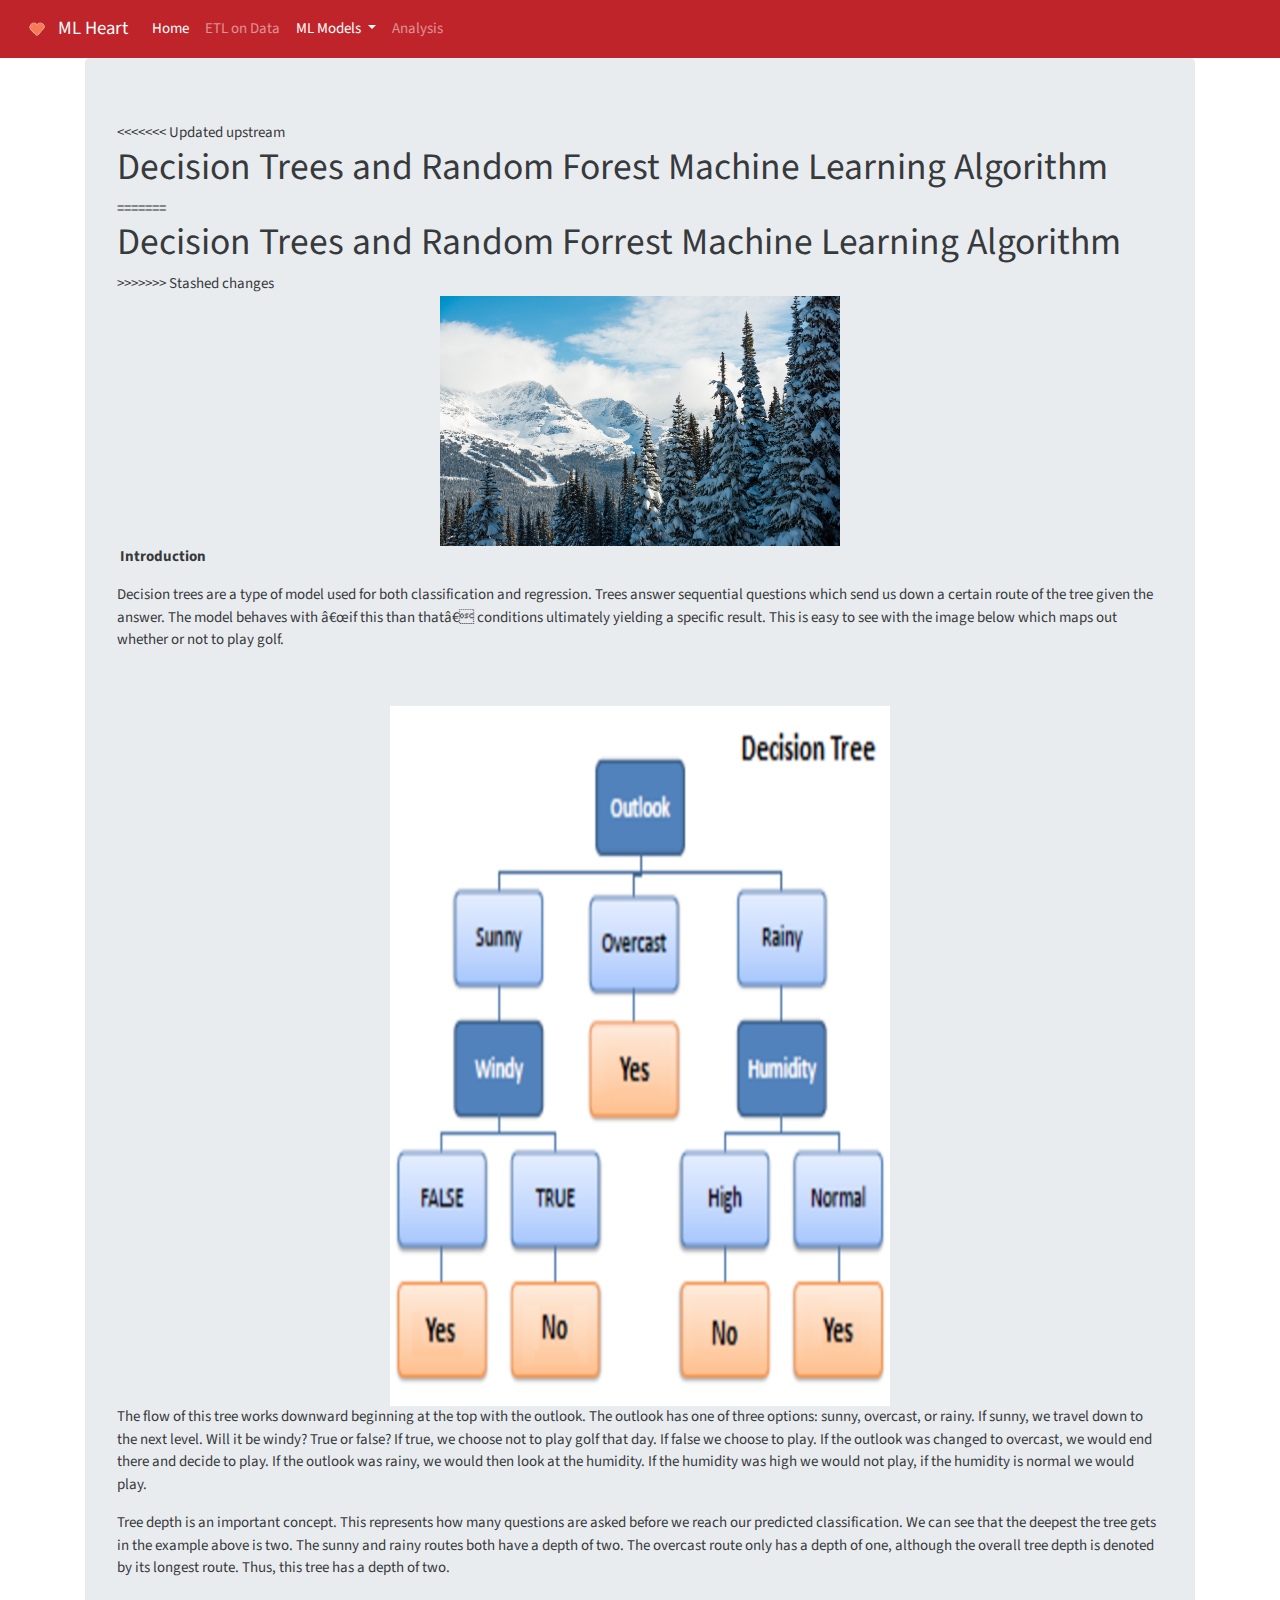
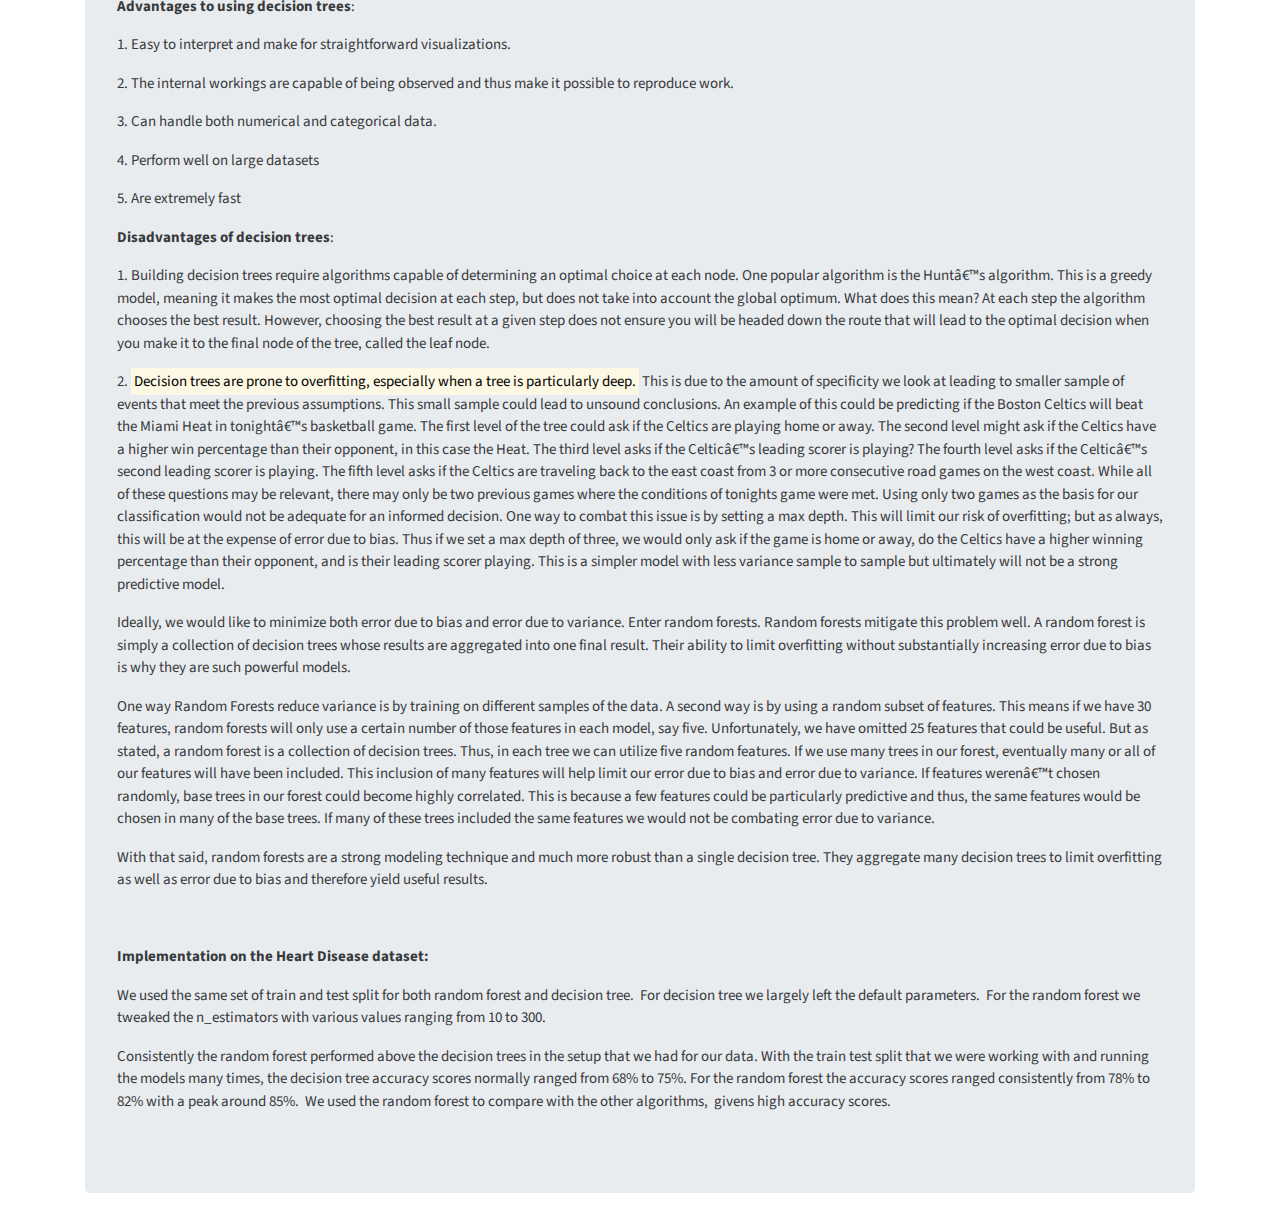
<file: website/forest.html>
<!DOCTYPE html>
<html lang="en-us">

<head>
  <link rel="icon" href="resources/heart.png"
  <meta charset="UTF-8">
  <title>ML  & Heart Disease</title>

 <!-- Bring in our bootstrap stylesheet -->

 
<link rel="stylesheet" href="https://stackpath.bootstrapcdn.com/bootstrap/4.3.1/css/bootstrap.min.css" integrity="sha384-ggOyR0iXCbMQv3Xipma34MD+dH/1fQ784/j6cY/iJTQUOhcWr7x9JvoRxT2MZw1T" crossorigin="anonymous">

 <script src="https://code.jquery.com/jquery-3.3.1.slim.min.js" integrity="sha384-q8i/X+965DzO0rT7abK41JStQIAqVgRVzpbzo5smXKp4YfRvH+8abtTE1Pi6jizo" crossorigin="anonymous"></script>
 <script src="https://cdnjs.cloudflare.com/ajax/libs/popper.js/1.14.7/umd/popper.min.js" integrity="sha384-UO2eT0CpHqdSJQ6hJty5KVphtPhzWj9WO1clHTMGa3JDZwrnQq4sF86dIHNDz0W1" crossorigin="anonymous"></script>
 <script src="https://stackpath.bootstrapcdn.com/bootstrap/4.3.1/js/bootstrap.min.js" integrity="sha384-JjSmVgyd0p3pXB1rRibZUAYoIIy6OrQ6VrjIEaFf/nJGzIxFDsf4x0xIM+B07jRM" crossorigin="anonymous"></script>

 <link rel="stylesheet" href="style.css">
</head>

<body>
    <nav class="navbar navbar-expand-lg navbar-dark bg-primary">
      <img src="resources/beat.gif" height="42" width="42">
        <a class="navbar-brand" href="index.html">ML Heart</a>
        <button class="navbar-toggler" type="button" data-toggle="collapse" data-target="#navbarColor01" aria-controls="navbarColor01" aria-expanded="false" aria-label="Toggle navigation">
          <span class="navbar-toggler-icon"></span>
        </button>      
      
        <div class="collapse navbar-collapse" id="navbarColor01">
          <ul class="navbar-nav mr-auto">
            <li class="nav-item active">
              <a class="nav-link" href="index.html">Home</a>
            </li>
            <li class="nav-item">
                <a class="nav-link" href="etl.html">ETL on Data</a>
              </li>
            <li class="nav-item dropdown active">
                <a class="nav-link dropdown-toggle" href="#" id="navbarDropdown" role="button" data-toggle="dropdown" aria-haspopup="true" aria-expanded="false">
                  ML Models
                </a>
                <div class="dropdown-menu" aria-labelledby="navbarDropdown">
                  <a class="dropdown-item active" href="forest.html">Random Forest</a>
                  <a class="dropdown-item" href="logistic.html">Logistic Regression </a>
                  <a class="dropdown-item" href="neural.html">Neural Net</a>
                  <a class="dropdown-item" href="knearest.html">K Nearest Neighbors</a>
                  <a class="dropdown-item" href="vector.html">Support Vector Machine</a>
                </div>
              </li>

            <li class="nav-item">
              <a class="nav-link"href="analysis.html">Analysis</a>
            </li>
          </ul>
          </div>
        </nav>
  <div class="container">


  
      <!-- Row 1 -->
      <div class="row">
        <div class="col-12 col-sm-12 col-md-12">
            <div class="jumbotron">
<<<<<<< Updated upstream
                 <h1><strong>Decision Trees and Random Forest Machine Learning Algorithm</strong></h1>
=======
                 <h1><strong>Decision Trees and Random Forrest Machine Learning Algorithm</strong></h1>
>>>>>>> Stashed changes
                 <center> <img src="resources/rf-cover.jpeg" height="250" width="400"></center> 
                 <p>&nbsp;<strong>Introduction</strong></p>
                 <p>Decision trees are a type of model used for both classification and regression. Trees answer sequential questions which send us down a certain route of the tree given the answer. The model behaves with “if this than that” conditions ultimately yielding a specific result. This is easy to see with the image below which maps out whether or not to play golf.</p>
                 <p>&nbsp;</p>
                 <center><img src="resources/RF-image1.png" width = 500 height=700></center>
                 <p>The flow of this tree works downward beginning at the top with the outlook. The outlook has one of three options: sunny, overcast, or rainy. If sunny, we travel down to the next level. Will it be windy? True or false? If true, we choose not to play golf that day. If false we choose to play. If the outlook was changed to overcast, we would end there and decide to play. If the outlook was rainy, we would then look at the humidity. If the humidity was high we would not play, if the humidity is normal we would play.</p>
<p data-selectable-paragraph="" id="8932">Tree depth is an important concept. This represents how many questions are asked before we reach our predicted classification. We can see that the deepest the tree gets in the example above is two. The sunny and rainy routes both have a depth of two. The overcast route only has a depth of one, although the overall tree depth is denoted by its longest route. Thus, this tree has a depth of two.</p>
<p data-selectable-paragraph="" id="c9ce"><strong>Advantages to using decision trees</strong>:</p>
<p data-selectable-paragraph="" id="f4ec">1. Easy to interpret and make for straightforward visualizations.</p>
<p data-selectable-paragraph="" id="039e">2. The internal workings are capable of being observed and thus make it possible to reproduce work.</p>
<p data-selectable-paragraph="" id="c5b5">3. Can handle both numerical and categorical data.</p>
<p data-selectable-paragraph="" id="5c59">4. Perform well on large datasets</p>
<p data-selectable-paragraph="" id="6dda">5. Are extremely fast</p>
<p data-selectable-paragraph="" id="8e18"><strong>Disadvantages of decision trees</strong>:</p>
<p data-selectable-paragraph="" id="9d0c">1. Building decision trees require algorithms capable of determining an optimal choice at each node. One popular algorithm is the Hunt’s algorithm. This is a greedy model, meaning it makes the most optimal decision at each step, but does not take into account the global optimum. What does this mean? At each step the algorithm chooses the best result. However, choosing the best result at a given step does not ensure you will be headed down the route that will lead to the optimal decision when you make it to the final node of the tree, called the leaf node.</p>
<p data-selectable-paragraph="" id="e61e">2. 
  <mark>Decision trees are prone to overfitting, especially when a tree is particularly deep.</mark> This is due to the amount of specificity we look at leading to smaller sample of events that meet the previous assumptions. This small sample could lead to unsound conclusions. An example of this could be predicting if the Boston Celtics will beat the Miami Heat in tonight’s basketball game. The first level of the tree could ask if the Celtics are playing home or away. The second level might ask if the Celtics have a higher win percentage than their opponent, in this case the Heat. The third level asks if the Celtic’s leading scorer is playing? The fourth level asks if the Celtic’s second leading scorer is playing. The fifth level asks if the Celtics are traveling back to the east coast from 3 or more consecutive road games on the west coast. While all of these questions may be relevant, there may only be two previous games where the conditions of tonights game were met. Using only two games as the basis for our classification would not be adequate for an informed decision. One way to combat this issue is by setting a max depth. This will limit our risk of overfitting; but as always, this will be at the expense of error due to bias. Thus if we set a max depth of three, we would only ask if the game is home or away, do the Celtics have a higher winning percentage than their opponent, and is their leading scorer playing. This is a simpler model with less variance sample to sample but ultimately will not be a strong predictive model.
</p>
<p data-selectable-paragraph="" id="6e38">Ideally, we would like to minimize both error due to bias and error due to variance. Enter random forests. Random forests mitigate this problem well. A random forest is simply a collection of decision trees whose results are aggregated into one final result. Their ability to limit overfitting without substantially increasing error due to bias is why they are such powerful models.</p>
<p data-selectable-paragraph="" id="1847">One way Random Forests reduce variance is by training on different samples of the data. A second way is by using a random subset of features. This means if we have 30 features, random forests will only use a certain number of those features in each model, say five. Unfortunately, we have omitted 25 features that could be useful. But as stated, a random forest is a collection of decision trees. Thus, in each tree we can utilize five random features. If we use many trees in our forest, eventually many or all of our features will have been included. This inclusion of many features will help limit our error due to bias and error due to variance. If features weren’t chosen randomly, base trees in our forest could become highly correlated. This is because a few features could be particularly predictive and thus, the same features would be chosen in many of the base trees. If many of these trees included the same features we would not be combating error due to variance.</p>
<p data-selectable-paragraph="" id="88fb">With that said, random forests are a strong modeling technique and much more robust than a single decision tree. They aggregate many decision trees to limit overfitting as well as error due to bias and therefore yield useful results.</p>
<p>&nbsp;</p>
<p><strong>Implementation on the Heart Disease dataset:</strong></p>
<p>We used the same set of train and test split for both random forest and decision tree. &nbsp;For decision tree we largely left the default parameters. &nbsp;For the random forest we tweaked the n_estimators with various values ranging from 10 to 300.</p>
<p>Consistently the random forest performed above the decision trees in the setup that we had for our data. With the train test split that we were working with and running the models many times, the decision tree accuracy scores normally ranged from 68% to 75%. For the random forest the accuracy scores ranged consistently from 78% to 82% with a peak around 85%. &nbsp;We used the random forest to compare with the other algorithms, &nbsp;givens high accuracy scores.&nbsp;</p>


                    

                   
         </p>
        </div>
    </div>
      </div>
      </div>
</body>
</html>
</file>
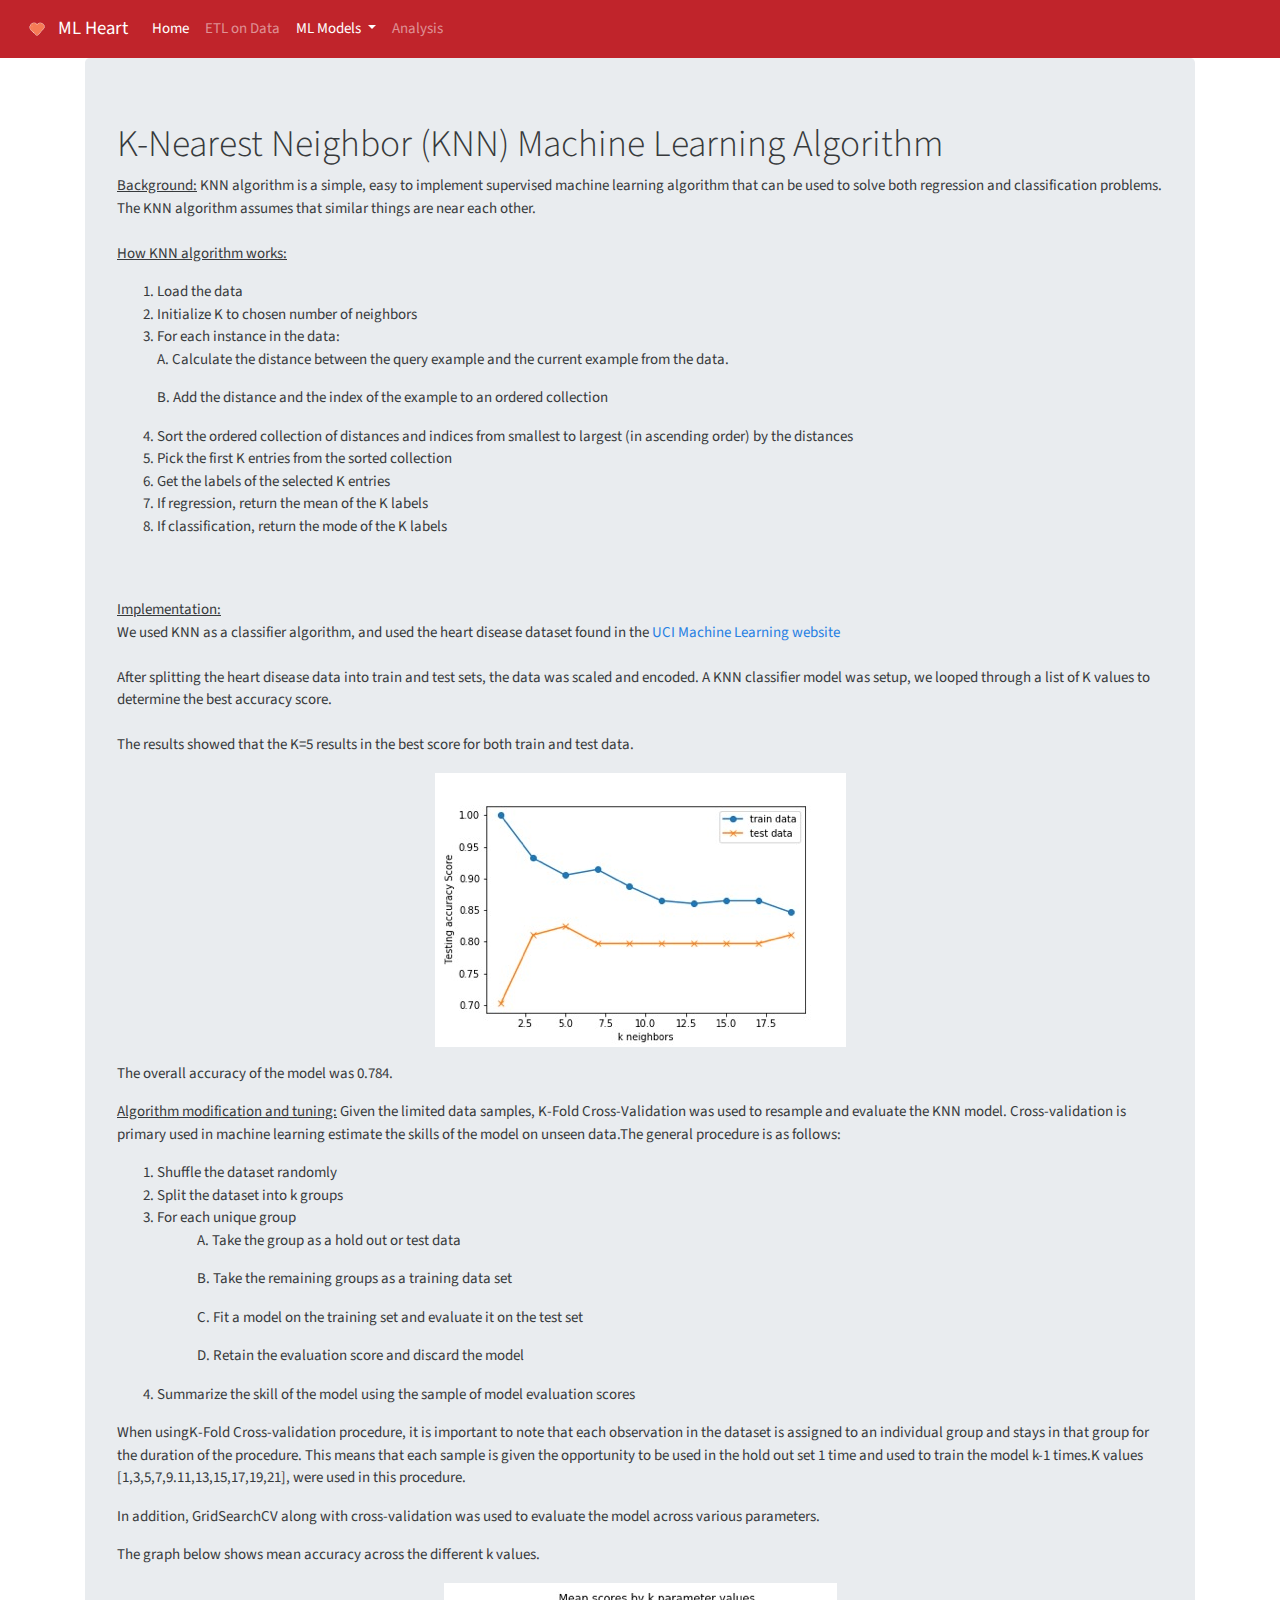
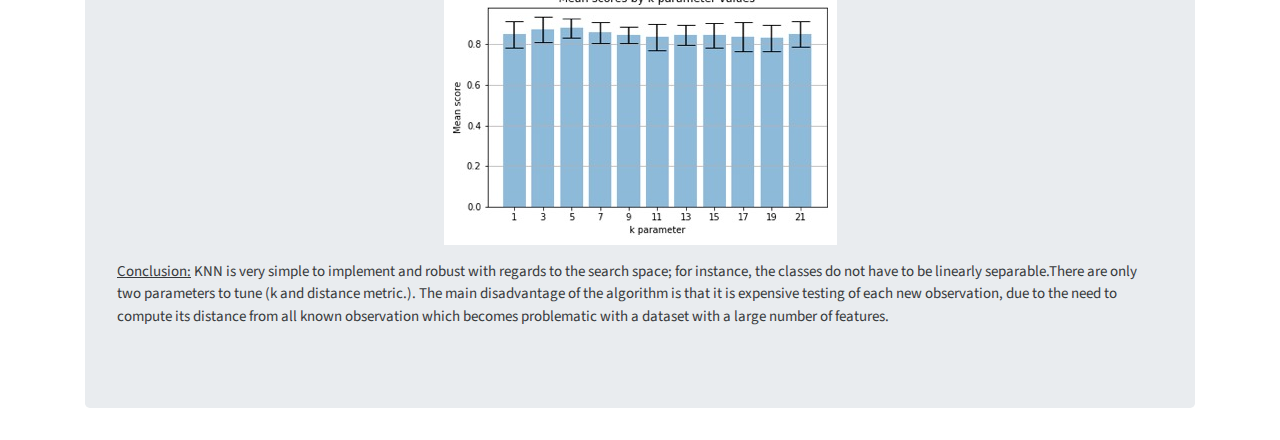
<file: website/knearest.html>
<!DOCTYPE html>
<html lang="en-us">

<head>
  <link rel="icon" href="resources/heart.png"
  <meta charset="UTF-8">
  <title>ML  & Heart Disease</title>

 <!-- Bring in our bootstrap stylesheet -->

 
<link rel="stylesheet" href="https://stackpath.bootstrapcdn.com/bootstrap/4.3.1/css/bootstrap.min.css" integrity="sha384-ggOyR0iXCbMQv3Xipma34MD+dH/1fQ784/j6cY/iJTQUOhcWr7x9JvoRxT2MZw1T" crossorigin="anonymous">

 <script src="https://code.jquery.com/jquery-3.3.1.slim.min.js" integrity="sha384-q8i/X+965DzO0rT7abK41JStQIAqVgRVzpbzo5smXKp4YfRvH+8abtTE1Pi6jizo" crossorigin="anonymous"></script>
 <script src="https://cdnjs.cloudflare.com/ajax/libs/popper.js/1.14.7/umd/popper.min.js" integrity="sha384-UO2eT0CpHqdSJQ6hJty5KVphtPhzWj9WO1clHTMGa3JDZwrnQq4sF86dIHNDz0W1" crossorigin="anonymous"></script>
 <script src="https://stackpath.bootstrapcdn.com/bootstrap/4.3.1/js/bootstrap.min.js" integrity="sha384-JjSmVgyd0p3pXB1rRibZUAYoIIy6OrQ6VrjIEaFf/nJGzIxFDsf4x0xIM+B07jRM" crossorigin="anonymous"></script>

 <link rel="stylesheet" href="style.css">
</head>

<body>
    <nav class="navbar navbar-expand-lg navbar-dark bg-primary">
      <img src="resources/beat.gif" height="42" width="42">
        <a class="navbar-brand" href="index.html">ML Heart</a>
        <button class="navbar-toggler" type="button" data-toggle="collapse" data-target="#navbarColor01" aria-controls="navbarColor01" aria-expanded="false" aria-label="Toggle navigation">
          <span class="navbar-toggler-icon"></span>
        </button>       
      
        <div class="collapse navbar-collapse" id="navbarColor01">
          <ul class="navbar-nav mr-auto">
            <li class="nav-item active">
              <a class="nav-link" href="index.html">Home</a>
            </li>
            <li class="nav-item">
                <a class="nav-link" href="etl.html">ETL on Data</a>
              </li>
            <li class="nav-item dropdown active">
                <a class="nav-link dropdown-toggle" href="#" id="navbarDropdown" role="button" data-toggle="dropdown" aria-haspopup="true" aria-expanded="false">
                  ML Models
                </a>
                <div class="dropdown-menu" aria-labelledby="navbarDropdown">
                  <a class="dropdown-item" href="forest.html">Random Forest</a>
                  <a class="dropdown-item" href="logistic.html">Logistic Regression </a>
                  <a class="dropdown-item" href="neural.html">Neural Net</a>
                  <a class="dropdown-item active" href="knearest.html">K Nearest Neighbors</a>
                  <a class="dropdown-item" href="vector.html">Support Vector Machine</a>
                </div>
              </li>

            <li class="nav-item">
              <a class="nav-link"href="analysis.html">Analysis</a>
            </li>
          </ul>
          </div>
        </nav>
  <div class="container">


  
      <!-- Row 1 -->
      <div class="row">
        <div class="col-12 col-sm-12 col-md-12">
            <div class="jumbotron">
                 <h1>K-Nearest Neighbor (KNN) Machine Learning Algorithm</h1>
                 <p> 
                <u>Background:</u>   KNN algorithm is a simple, easy to implement supervised machine learning algorithm that can be used to solve both regression and classification problems.   The KNN algorithm assumes that similar things are near each other.  <br> <br>
            <u>How KNN algorithm works:</u>
                    <ol>
                        <li>Load the data</li>
                        <li>Initialize K to chosen number of neighbors</li>
                        <li>For each instance in the data:</li>
                    <p>A. Calculate the distance between the query example and the current example from the data.</p>
                    <p>B. Add the distance and the index of the example to an ordered collection</p>
                    <li>Sort the ordered collection of distances and indices from smallest to largest (in ascending order) by the distances</li>
                    <li>Pick the first K entries from the sorted collection</li>
                    <li>Get the labels of the selected K entries</li>
                    <li>If regression, return the mean of the K labels</li>
                    <li>If classification, return the mode of the K labels</li></ol></p>
                    <br> <br>
                   <p><u>Implementation:<br></u>   
                    We used KNN as a classifier algorithm, and used the heart disease dataset found in the <a href='https://archive.ics.uci.edu/ml/datasets/Heart+Disease'>UCI Machine Learning website </a><br><br>
                    After splitting the heart disease data into train and test sets, the data was scaled and encoded. A KNN classifier model was setup, we looped through a list of K values to determine the best accuracy score.<br><br>
                    The results showed that the K=5 results in the best score for both train and test data.<br>
                   <center><img src="resources/k5which.jpg" alt="K nearest results"></center>       
         </p>
         <p>The overall accuracy of the model was 0.784.</p>
<p><u>Algorithm modification and tuning:</u> Given the limited data samples, K-Fold Cross-Validation was used to resample and evaluate the KNN model. Cross-validation is primary used in machine learning estimate the skills of the model on unseen data.The general procedure is as follows:</p>
<ol>
  <li>Shuffle the dataset randomly</li>
  <li>Split the dataset into k groups</li>
  <li>For each unique group
    <ol>
      <p>A. Take the group as a hold out or test data</p>
      <p>B. Take the remaining groups as a training data set</p>
      <p>C. Fit a model on the training set and evaluate it on the test set</p>
      <p>D. Retain the evaluation score and discard the model</p>
    </ol>
  </li>
  <li>Summarize the skill of the model using the sample of model evaluation scores</li>
</ol>
<p>When usingK-Fold Cross-validation procedure, it is important to note that each observation in the dataset is assigned to an individual group and stays in that group for the duration of the procedure. This means that each sample is given the opportunity to be used in the hold out set 1 time and used to train the model k-1 times.K values [1,3,5,7,9.11,13,15,17,19,21], were used in this procedure.</p>
<p>In addition, GridSearchCV along with cross-validation was used to evaluate the model across various parameters.</p>
<p>The graph below shows mean accuracy across the different k values.</p>
 <center> <img src="resources/accuracy.jpg"></center>
</p>
<p><u>Conclusion:</u>   KNN is very simple to implement and robust with regards to the search space; for instance, the classes do not have to be linearly separable.There are only two parameters to tune (k and distance metric.). The main disadvantage of the algorithm is that it is expensive testing of each new observation, due to the need to compute its distance from all known observation which becomes problematic with a dataset with a large number of features.</p>
        </div>
    </div>
      </div>
      </div>
</body>
</html>
</file>
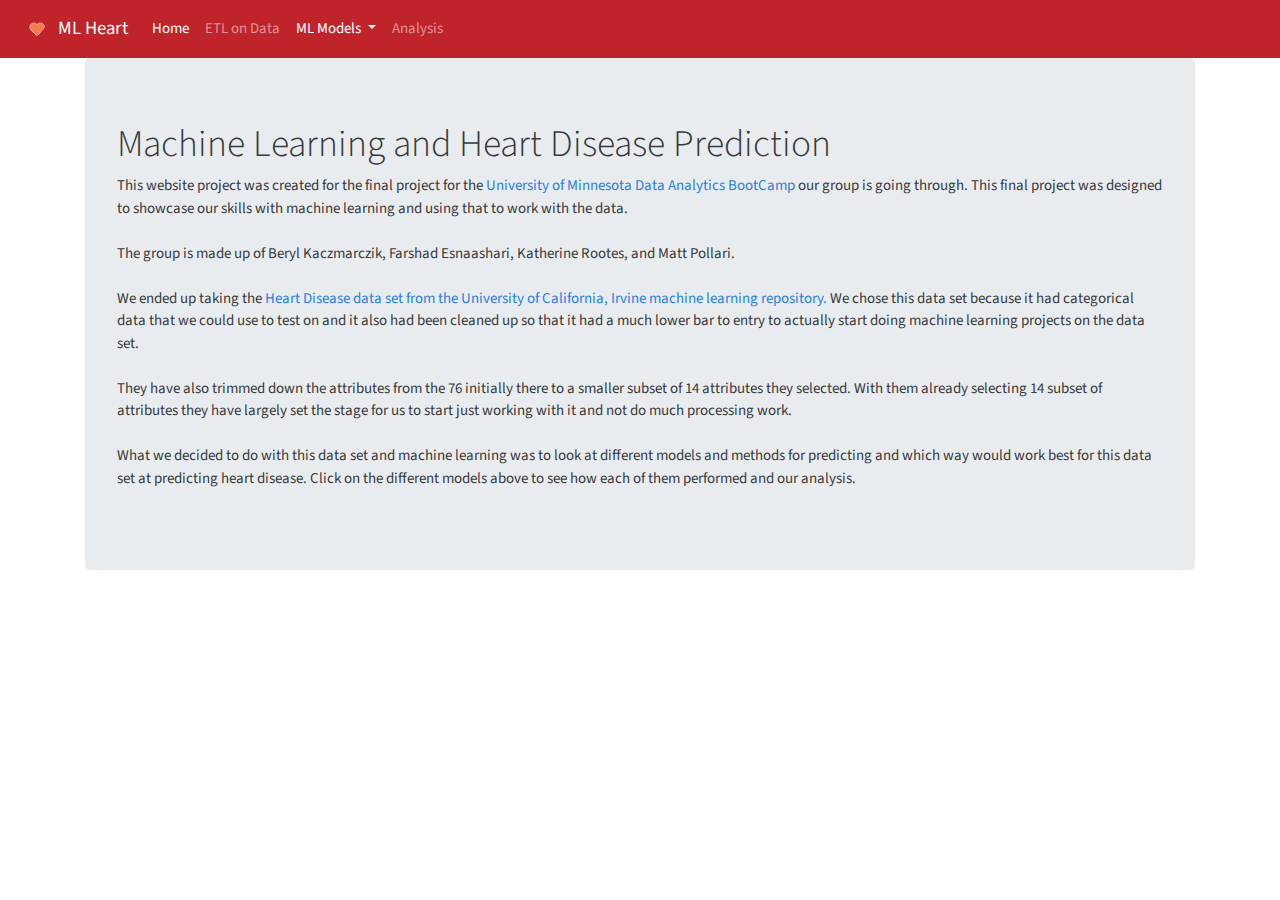
<file: website/logistic.html>
<!DOCTYPE html>
<html lang="en-us">

<head>
  <link rel="icon" href="resources/heart.png"
  <meta charset="UTF-8">
  <title>ML  & Heart Disease</title>

 <!-- Bring in our bootstrap stylesheet -->

 
<link rel="stylesheet" href="https://stackpath.bootstrapcdn.com/bootstrap/4.3.1/css/bootstrap.min.css" integrity="sha384-ggOyR0iXCbMQv3Xipma34MD+dH/1fQ784/j6cY/iJTQUOhcWr7x9JvoRxT2MZw1T" crossorigin="anonymous">

 <script src="https://code.jquery.com/jquery-3.3.1.slim.min.js" integrity="sha384-q8i/X+965DzO0rT7abK41JStQIAqVgRVzpbzo5smXKp4YfRvH+8abtTE1Pi6jizo" crossorigin="anonymous"></script>
 <script src="https://cdnjs.cloudflare.com/ajax/libs/popper.js/1.14.7/umd/popper.min.js" integrity="sha384-UO2eT0CpHqdSJQ6hJty5KVphtPhzWj9WO1clHTMGa3JDZwrnQq4sF86dIHNDz0W1" crossorigin="anonymous"></script>
 <script src="https://stackpath.bootstrapcdn.com/bootstrap/4.3.1/js/bootstrap.min.js" integrity="sha384-JjSmVgyd0p3pXB1rRibZUAYoIIy6OrQ6VrjIEaFf/nJGzIxFDsf4x0xIM+B07jRM" crossorigin="anonymous"></script>

 <link rel="stylesheet" href="style.css">
</head>

<body>
    <nav class="navbar navbar-expand-lg navbar-dark bg-primary">
      <img src="resources/beat.gif" height="42" width="42">
        <a class="navbar-brand" href="index.html">ML Heart</a>
        <button class="navbar-toggler" type="button" data-toggle="collapse" data-target="#navbarColor01" aria-controls="navbarColor01" aria-expanded="false" aria-label="Toggle navigation">
          <span class="navbar-toggler-icon"></span>
        </button>    
      
        <div class="collapse navbar-collapse" id="navbarColor01">
          <ul class="navbar-nav mr-auto">
            <li class="nav-item active">
              <a class="nav-link" href="index.html">Home</a>
            </li>
            <li class="nav-item">
                <a class="nav-link" href="etl.html">ETL on Data</a>
              </li>
            <li class="nav-item dropdown active">
                <a class="nav-link dropdown-toggle" href="#" id="navbarDropdown" role="button" data-toggle="dropdown" aria-haspopup="true" aria-expanded="false">
                  ML Models
                </a>
                <div class="dropdown-menu" aria-labelledby="navbarDropdown">
                  <a class="dropdown-item" href="forest.html">Random Forest</a>
                  <a class="dropdown-item active" href="logistic.html">Logistic Regression </a>
                  <a class="dropdown-item" href="neural.html">Neural Net</a>
                  <a class="dropdown-item" href="knearest.html">K Nearest Neighbors</a>
                  <a class="dropdown-item" href="vector.html">Support Vector Machine</a>
                </div>
              </li>

            <li class="nav-item">
              <a class="nav-link"href="analysis.html">Analysis</a>
            </li>
          </ul>
          </div>
        </nav>
  <div class="container">


  
      <!-- Row 1 -->
      <div class="row">
        <div class="col-12 col-sm-12 col-md-12">
            <div class="jumbotron">
                 <h1>Machine Learning and Heart Disease Prediction</h1>
                 <p> 
                    This website project was created for the final project for the <a href='https://bootcamp.umn.edu/data/'>University of Minnesota Data Analytics BootCamp</a> our group is going through.  This final project was designed to showcase our skills with machine learning and using that to  work with the data.
                    <br><br>
                    The group is made up of Beryl Kaczmarczik, Farshad Esnaashari, Katherine Rootes, and Matt Pollari.
                    
                   <br><br> We ended up taking the  <a href='https://archive.ics.uci.edu/ml/datasets/Heart+Disease'>Heart Disease data set from the University of California, Irvine machine learning repository.</a> 
 
                   We chose this data set because it had categorical data that we could use to test on and it also had been cleaned up so that it had a much lower bar to entry to actually start doing machine learning projects on the data set. 
                   
                   <br><br> 
                   They have also trimmed down the attributes from the 76 initially there to a smaller subset of 14 attributes they selected. With them already selecting 14 subset of attributes they have largely set the stage for us to start just working with it and not do much processing work.

                   <br><br> 
                   What we decided to do with this data set and machine learning was to look at different models and methods for predicting and which way would work best for this data set at predicting heart disease. Click on the different models above to see how each of them performed and our analysis.

                   
         </p>
        </div>
    </div>
      </div>
      </div>
</body>
</html>
</file>
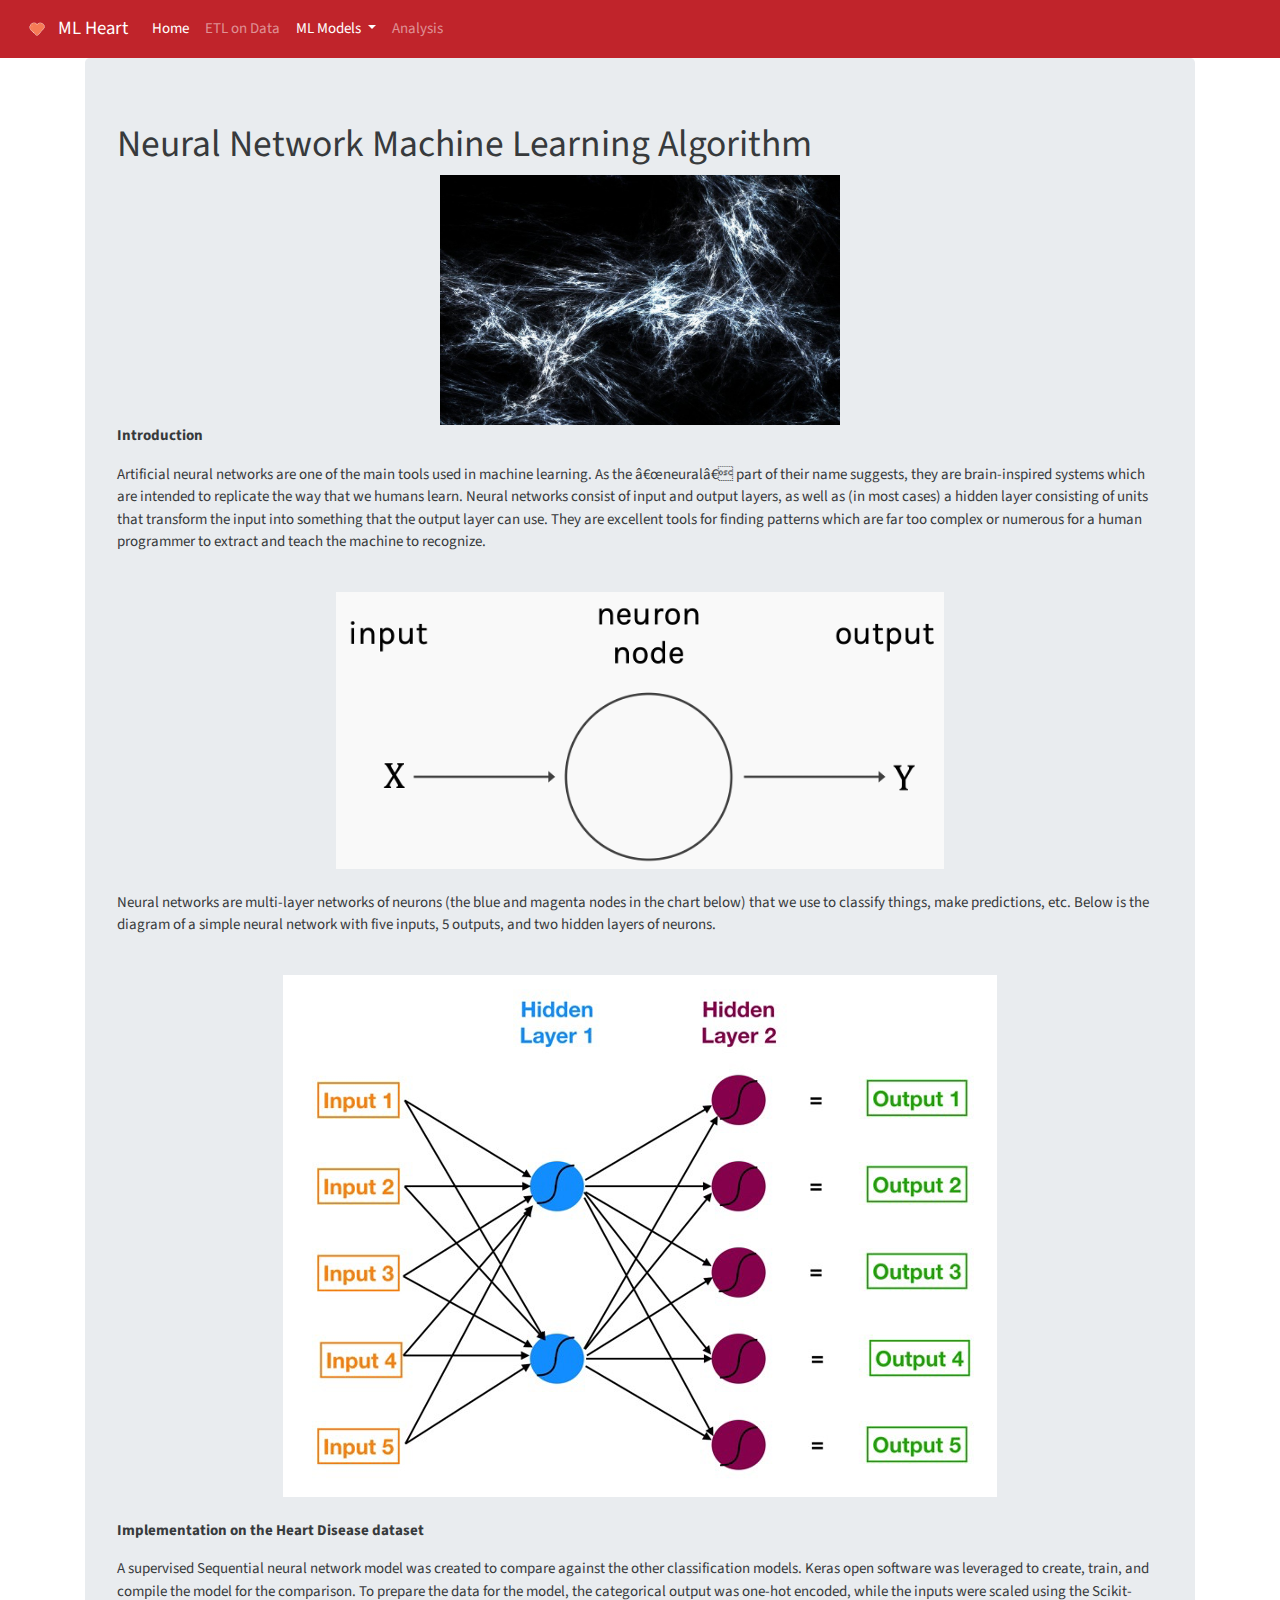
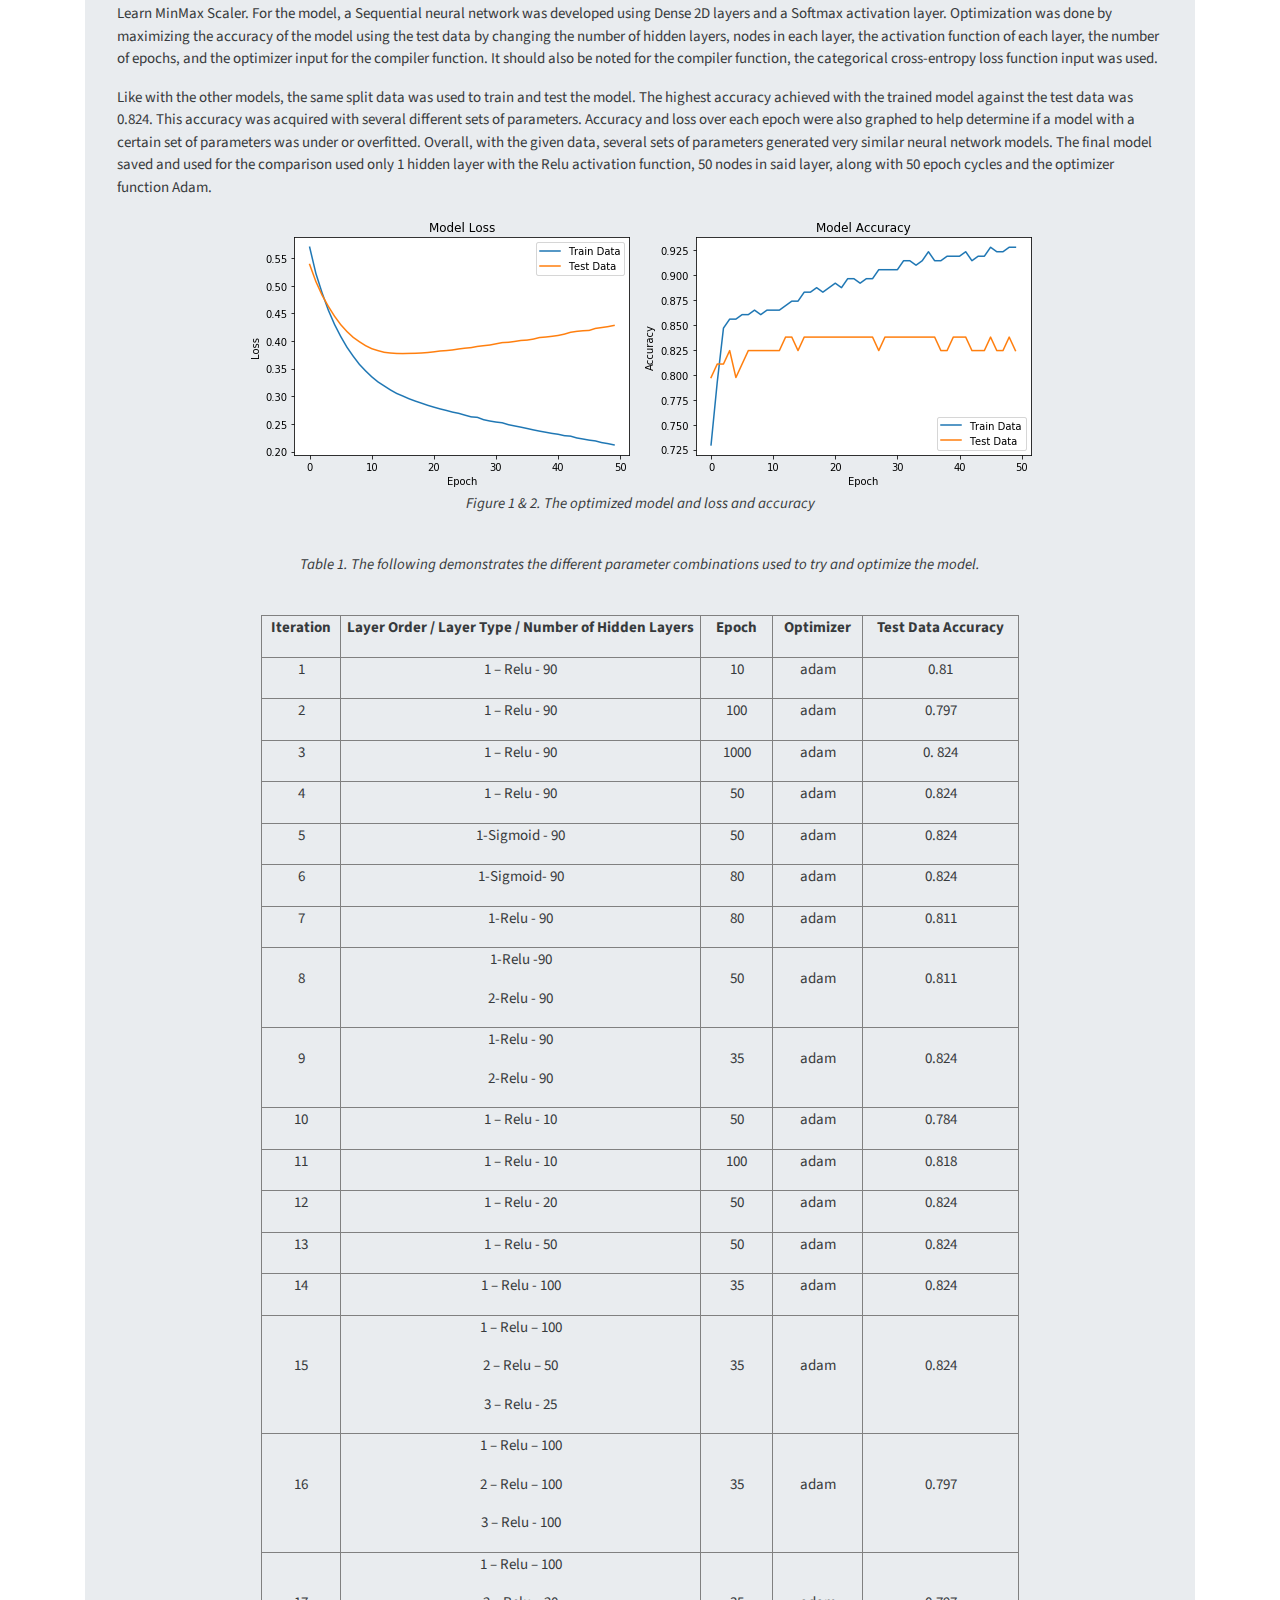
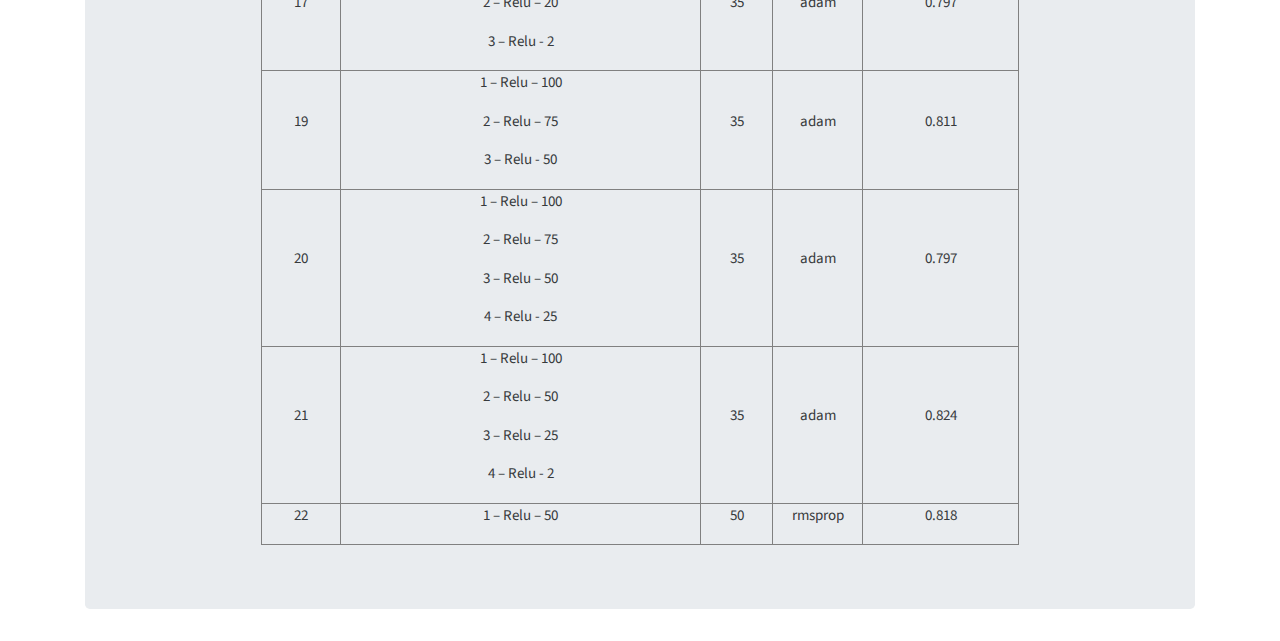
<file: website/neural.html>
<!DOCTYPE html>
<html lang="en-us">

<head>
  <link rel="icon" href="resources/heart.png"
  <meta charset="UTF-8">
  <title>ML  & Heart Disease</title>

 <!-- Bring in our bootstrap stylesheet -->

 
<link rel="stylesheet" href="https://stackpath.bootstrapcdn.com/bootstrap/4.3.1/css/bootstrap.min.css" integrity="sha384-ggOyR0iXCbMQv3Xipma34MD+dH/1fQ784/j6cY/iJTQUOhcWr7x9JvoRxT2MZw1T" crossorigin="anonymous">

 <script src="https://code.jquery.com/jquery-3.3.1.slim.min.js" integrity="sha384-q8i/X+965DzO0rT7abK41JStQIAqVgRVzpbzo5smXKp4YfRvH+8abtTE1Pi6jizo" crossorigin="anonymous"></script>
 <script src="https://cdnjs.cloudflare.com/ajax/libs/popper.js/1.14.7/umd/popper.min.js" integrity="sha384-UO2eT0CpHqdSJQ6hJty5KVphtPhzWj9WO1clHTMGa3JDZwrnQq4sF86dIHNDz0W1" crossorigin="anonymous"></script>
 <script src="https://stackpath.bootstrapcdn.com/bootstrap/4.3.1/js/bootstrap.min.js" integrity="sha384-JjSmVgyd0p3pXB1rRibZUAYoIIy6OrQ6VrjIEaFf/nJGzIxFDsf4x0xIM+B07jRM" crossorigin="anonymous"></script>

 <link rel="stylesheet" href="style.css">
</head>

<body>
    <nav class="navbar navbar-expand-lg navbar-dark bg-primary">
      <img src="resources/beat.gif" height="42" width="42">
        <a class="navbar-brand" href="index.html">ML Heart</a>
        <button class="navbar-toggler" type="button" data-toggle="collapse" data-target="#navbarColor01" aria-controls="navbarColor01" aria-expanded="false" aria-label="Toggle navigation">
          <span class="navbar-toggler-icon"></span>
        </button>    
        <div class="collapse navbar-collapse" id="navbarColor01">
          <ul class="navbar-nav mr-auto">
            <li class="nav-item active">
              <a class="nav-link" href="index.html">Home</a>
            </li>
            <li class="nav-item">
                <a class="nav-link" href="etl.html">ETL on Data</a>
              </li>
            <li class="nav-item dropdown active">
                <a class="nav-link dropdown-toggle" href="#" id="navbarDropdown" role="button" data-toggle="dropdown" aria-haspopup="true" aria-expanded="false">
                  ML Models
                </a>
                <div class="dropdown-menu" aria-labelledby="navbarDropdown">
                  <a class="dropdown-item" href="forest.html">Random Forest</a>
                  <a class="dropdown-item" href="logistic.html">Logistic Regression </a>
                  <a class="dropdown-item active" href="neural.html">Neural Net</a>
                  <a class="dropdown-item" href="knearest.html">K Nearest Neighbors</a>
                  <a class="dropdown-item" href="vector.html">Support Vector Machine</a>
                </div>
              </li>

            <li class="nav-item">
              <a class="nav-link"href="analysis.html">Analysis</a>
            </li>
          </ul>
          </div>
        </nav>
  <div class="container">


  
      <!-- Row 1 -->
<div class="row">
  <div class="col-12 col-sm-12 col-md-12">
    <div class="jumbotron">
<h1><strong>Neural Network Machine Learning Algorithm</strong></h1>
<center> <img src="resources/nn-cover.jpeg" height="250" width="400"></center> 
<p><strong>Introduction</strong></p>
<p>Artificial neural networks are one of the main tools used in machine learning. As the “neural” part of their name suggests, they are brain-inspired systems which are intended to replicate the way that we humans learn. Neural networks consist of input and output layers, as well as (in most cases) a hidden layer consisting of units that transform the input into something that the output layer can use. They are excellent tools for finding patterns which are far too complex or numerous for a human programmer to extract and teach the machine to recognize.</p>
<br>
<center><img src="resources/NN-image1.png"></center>
<br>
<p>Neural networks are multi-layer networks of neurons (the blue and magenta nodes in the chart below) that we use to classify things, make predictions, etc.
Below is the diagram of a simple neural network with five inputs, 5 outputs, and two hidden layers of neurons.</p>
<br>
  <center><img src="resources/NN-image2.png"></center>
<br>
<p><strong>Implementation on the Heart Disease dataset</strong></p>
<p>A supervised Sequential neural network model was created to compare against the other classification models. Keras open software was leveraged to create, train, and compile the model for the comparison. To prepare the data for the model, the categorical output was one-hot encoded, while the inputs were scaled using the Scikit-Learn MinMax Scaler. For the model, a Sequential neural network was developed using Dense 2D layers and a Softmax activation layer. Optimization was done by maximizing the accuracy of the model using the test data by changing the number of hidden layers, nodes in each layer, the activation function of each layer, the number of epochs, and the optimizer input for the compiler function. It should also be noted for the compiler function, the categorical cross-entropy loss function input was used.</p>
<p>Like with the other models, the same split data was used to train and test the model. The highest accuracy achieved with the trained model against the test data was 0.824. This accuracy was acquired with several different sets of parameters. Accuracy and loss over each epoch were also graphed to help determine if a model with a certain set of parameters was under or overfitted. Overall, with the given data, several sets of parameters generated very similar neural network models. The final model saved and used for the comparison used only 1 hidden layer with the Relu activation function, 50 nodes in said layer, along with 50 epoch cycles and the optimizer function Adam.</p>
<center>   
<img src="resources/model_loss.png">
<img src="resources/epoch_accuracy.png">
</center>    
<div align="center"><em><p>
  Figure 1 & 2. The optimized model and loss and accuracy
</p></em></div>
<br>
<div align="center"><em><p>
  Table 1. The following demonstrates the different parameter combinations used to try and optimize the model.
  </p></em></div>
<br>
<div align="center">
<table border="1">
    <tbody>
    <tr style="height: 31px;">
    <td style="height: 31px;" width="79">
    <p style="text-align: center;">
    <b>Iteration</b></p>
    </td>
    <td style="height: 31px; text-align: center;" width="360">
    <p><b>Layer Order / Layer Type / Number of Hidden Layers</b></p>
    </td>
    <td style="height: 31px; text-align: center;" width="72">
    <p><b>Epoch</b></p>
    </td>
    <td style="height: 31px; text-align: center;" width="90">
    <p><b>Optimizer</b></p>
    </td>
    <td style="height: 31px; text-align: center;" width="156">
    <p><b>Test Data Accuracy</b></p>
    </td>
    </tr>
    <tr style="height: 31px; text-align: center;">
    <td style="height: 31px;" width="79">
    <p>1</p>
    </td>
    <td style="height: 31px;" width="360">
    <p>1 &ndash; Relu - 90</p>
    </td>
    <td style="height: 31px;" width="72">
    <p>10</p>
    </td>
    <td style="height: 31px;" width="90">
    <p>adam</p>
    </td>
    <td style="height: 31px;" width="156">
    <p>0.81</p>
    </td>
    </tr>
    <tr style="height: 31px; text-align: center;">
    <td style="height: 31px;" width="79">
    <p>2</p>
    </td>
    <td style="height: 31px;" width="360">
    <p>1 &ndash; Relu - 90</p>
    </td>
    <td style="height: 31px;" width="72">
    <p>100</p>
    </td>
    <td style="height: 31px;" width="90">
    <p>adam</p>
    </td>
    <td style="height: 31px;" width="156">
    <p>0.797</p>
    </td>
    </tr>
    <tr style="height: 31px; text-align: center;">
    <td style="height: 31px;" width="79">
    <p>3</p>
    </td>
    <td style="height: 31px;" width="360">
    <p>1 &ndash; Relu - 90</p>
    </td>
    <td style="height: 31px;" width="72">
    <p>1000</p>
    </td>
    <td style="height: 31px;" width="90">
    <p>adam</p>
    </td>
    <td style="height: 31px;" width="156">
    <p>0. 824</p>
    </td>
    </tr>
    <tr style="height: 31px; text-align: center;">
    <td style="height: 31px;" width="79">
    <p>4</p>
    </td>
    <td style="height: 31px;" width="360">
    <p>1 &ndash; Relu - 90</p>
    </td>
    <td style="height: 31px;" width="72">
    <p>50</p>
    </td>
    <td style="height: 31px;" width="90">
    <p>adam</p>
    </td>
    <td style="height: 31px;" width="156">
    <p>0.824</p>
    </td>
    </tr>
    <tr style="height: 31px; text-align: center;">
    <td style="height: 31px;" width="79">
    <p>5</p>
    </td>
    <td style="height: 31px;" width="360">
    <p>1-Sigmoid - 90</p>
    </td>
    <td style="height: 31px;" width="72">
    <p>50</p>
    </td>
    <td style="height: 31px;" width="90">
    <p>adam</p>
    </td>
    <td style="height: 31px;" width="156">
    <p>0.824</p>
    </td>
    </tr>
    <tr style="height: 31px; text-align: center;">
    <td style="height: 31px;" width="79">
    <p>6</p>
    </td>
    <td style="height: 31px;" width="360">
    <p>1-Sigmoid- 90</p>
    </td>
    <td style="height: 31px;" width="72">
    <p>80</p>
    </td>
    <td style="height: 31px;" width="90">
    <p>adam</p>
    </td>
    <td style="height: 31px;" width="156">
    <p>0.824</p>
    </td>
    </tr>
    <tr style="height: 31px; text-align: center;">
    <td style="height: 31px;" width="79">
    <p>7</p>
    </td>
    <td style="height: 31px;" width="360">
    <p>1-Relu - 90</p>
    </td>
    <td style="height: 31px;" width="72">
    <p>80</p>
    </td>
    <td style="height: 31px;" width="90">
    <p>adam</p>
    </td>
    <td style="height: 31px;" width="156">
    <p>0.811</p>
    </td>
    </tr>
    <tr style="height: 61px; text-align: center;">
    <td style="height: 61px;" width="79">
    <p>8</p>
    </td>
    <td style="height: 61px;" width="360">
    <p>1-Relu -90</p>
    <p>2-Relu - 90</p>
    </td>
    <td style="height: 61px;" width="72">
    <p>50</p>
    </td>
    <td style="height: 61px;" width="90">
    <p>adam</p>
    </td>
    <td style="height: 61px;" width="156">
    <p>0.811</p>
    </td>
    </tr>
    <tr style="height: 61px; text-align: center;">
    <td style="height: 61px;" width="79">
    <p>9</p>
    </td>
    <td style="height: 61px;" width="360">
    <p>1-Relu - 90</p>
    <p>2-Relu - 90</p>
    </td>
    <td style="height: 61px;" width="72">
    <p>35</p>
    </td>
    <td style="height: 61px;" width="90">
    <p>adam</p>
    </td>
    <td style="height: 61px;" width="156">
    <p>0.824</p>
    </td>
    </tr>
    <tr style="height: 31px; text-align: center;">
    <td style="height: 31px;" width="79">
    <p>10</p>
    </td>
    <td style="height: 31px;" width="360">
    <p>1 &ndash; Relu - 10</p>
    </td>
    <td style="height: 31px;" width="72">
    <p>50</p>
    </td>
    <td style="height: 31px;" width="90">
    <p>adam</p>
    </td>
    <td style="height: 31px;" width="156">
    <p>0.784</p>
    </td>
    </tr>
    <tr style="height: 31px; text-align: center;">
    <td style="height: 31px;" width="79">
    <p>11</p>
    </td>
    <td style="height: 31px;" width="360">
    <p>1 &ndash; Relu - 10</p>
    </td>
    <td style="height: 31px;" width="72">
    <p>100</p>
    </td>
    <td style="height: 31px;" width="90">
    <p>adam</p>
    </td>
    <td style="height: 31px;" width="156">
    <p>0.818</p>
    </td>
    </tr>
    <tr style="height: 31px; text-align: center;">
    <td style="height: 31px;" width="79">
    <p>12</p>
    </td>
    <td style="height: 31px;" width="360">
    <p>1 &ndash; Relu - 20</p>
    </td>
    <td style="height: 31px;" width="72">
    <p>50</p>
    </td>
    <td style="height: 31px;" width="90">
    <p>adam</p>
    </td>
    <td style="height: 31px;" width="156">
    <p>0.824</p>
    </td>
    </tr>
    <tr style="height: 31px; text-align: center;">
    <td style="height: 31px;" width="79">
    <p>13</p>
    </td>
    <td style="height: 31px;" width="360">
    <p>1 &ndash; Relu - 50</p>
    </td>
    <td style="height: 31px;" width="72">
    <p>50</p>
    </td>
    <td style="height: 31px;" width="90">
    <p>adam</p>
    </td>
    <td style="height: 31px;" width="156">
    <p>0.824</p>
    </td>
    </tr>
    <tr style="height: 31px; text-align: center;">
    <td style="height: 31px;" width="79">
    <p>14</p>
    </td>
    <td style="height: 31px;" width="360">
    <p>1 &ndash; Relu - 100</p>
    </td>
    <td style="height: 31px;" width="72">
    <p>35</p>
    </td>
    <td style="height: 31px;" width="90">
    <p>adam</p>
    </td>
    <td style="height: 31px;" width="156">
    <p>0.824</p>
    </td>
    </tr>
    <tr style="height: 91px; text-align: center;">
    <td style="height: 91px;" width="79">
    <p>15</p>
    </td>
    <td style="height: 91px;" width="360">
    <p>1 &ndash; Relu &ndash; 100</p>
    <p>2 &ndash; Relu &ndash; 50</p>
    <p>3 &ndash; Relu - 25</p>
    </td>
    <td style="height: 91px;" width="72">
    <p>35</p>
    </td>
    <td style="height: 91px;" width="90">
    <p>adam</p>
    </td>
    <td style="height: 91px;" width="156">
    <p>0.824</p>
    </td>
    </tr>
    <tr style="height: 91px; text-align: center;">
    <td style="height: 91px;" width="79">
    <p>16</p>
    </td>
    <td style="height: 91px;" width="360">
    <p>1 &ndash; Relu &ndash; 100</p>
    <p>2 &ndash; Relu &ndash; 100</p>
    <p>3 &ndash; Relu - 100</p>
    </td>
    <td style="height: 91px;" width="72">
    <p>35</p>
    </td>
    <td style="height: 91px;" width="90">
    <p>adam</p>
    </td>
    <td style="height: 91px;" width="156">
    <p>0.797</p>
    </td>
    </tr>
    <tr style="height: 91px; text-align: center;">
    <td style="height: 91px;" width="79">
    <p>17</p>
    </td>
    <td style="height: 91px;" width="360">
    <p>1 &ndash; Relu &ndash; 100</p>
    <p>2 &ndash; Relu &ndash; 20</p>
    <p>3 &ndash; Relu - 2</p>
    </td>
    <td style="height: 91px;" width="72">
    <p>35</p>
    </td>
    <td style="height: 91px;" width="90">
    <p>adam</p>
    </td>
    <td style="height: 91px;" width="156">
    <p>0.797</p>
    </td>
    </tr>
    <tr style="height: 91px; text-align: center;">
    <td style="height: 91px;" width="79">
    <p>19</p>
    </td>
    <td style="height: 91px;" width="360">
    <p>1 &ndash; Relu &ndash; 100</p>
    <p>2 &ndash; Relu &ndash; 75</p>
    <p>3 &ndash; Relu - 50</p>
    </td>
    <td style="height: 91px;" width="72">
    <p>35</p>
    </td>
    <td style="height: 91px;" width="90">
    <p>adam</p>
    </td>
    <td style="height: 91px;" width="156">
    <p>0.811</p>
    </td>
    </tr>
    <tr style="height: 121px; text-align: center;">
    <td style="height: 121px;" width="79">
    <p>20</p>
    </td>
    <td style="height: 121px;" width="360">
    <p>1 &ndash; Relu &ndash; 100</p>
    <p>2 &ndash; Relu &ndash; 75</p>
    <p>3 &ndash; Relu &ndash; 50</p>
    <p>4 &ndash; Relu - 25</p>
    </td>
    <td style="height: 121px;" width="72">
    <p>35</p>
    </td>
    <td style="height: 121px;" width="90">
    <p>adam</p>
    </td>
    <td style="height: 121px;" width="156">
    <p>0.797</p>
    </td>
    </tr>
    <tr style="height: 121px; text-align: center;">
    <td style="height: 121px;" width="79">
    <p>21</p>
    </td>
    <td style="height: 121px;" width="360">
    <p>1 &ndash; Relu &ndash; 100</p>
    <p>2 &ndash; Relu &ndash; 50</p>
    <p>3 &ndash; Relu &ndash; 25</p>
    <p>4 &ndash; Relu - 2</p>
    </td>
    <td style="height: 121px;" width="72">
    <p>35</p>
    </td>
    <td style="height: 121px;" width="90">
    <p>adam</p>
    </td>
    <td style="height: 121px;" width="156">
    <p>0.824</p>
    </td>
    </tr>
    <tr style="height: 31px; text-align: center;">
    <td style="height: 31px;" width="79">
    <p>22</p>
    </td>
    <td style="height: 31px;" width="360">
    <p>1 &ndash; Relu &ndash; 50</p>
    </td>
    <td style="height: 31px;" width="72">
    <p>50</p>
    </td>
    <td style="height: 31px;" width="90">
    <p>rmsprop</p>
    </td>
    <td style="height: 31px;" width="156">
    <p>0.818</p>
    </td>
    </tr>
    </tbody>
    </table>
    </div>
</div>
</div>
</div>
</body>
</html>
</file>
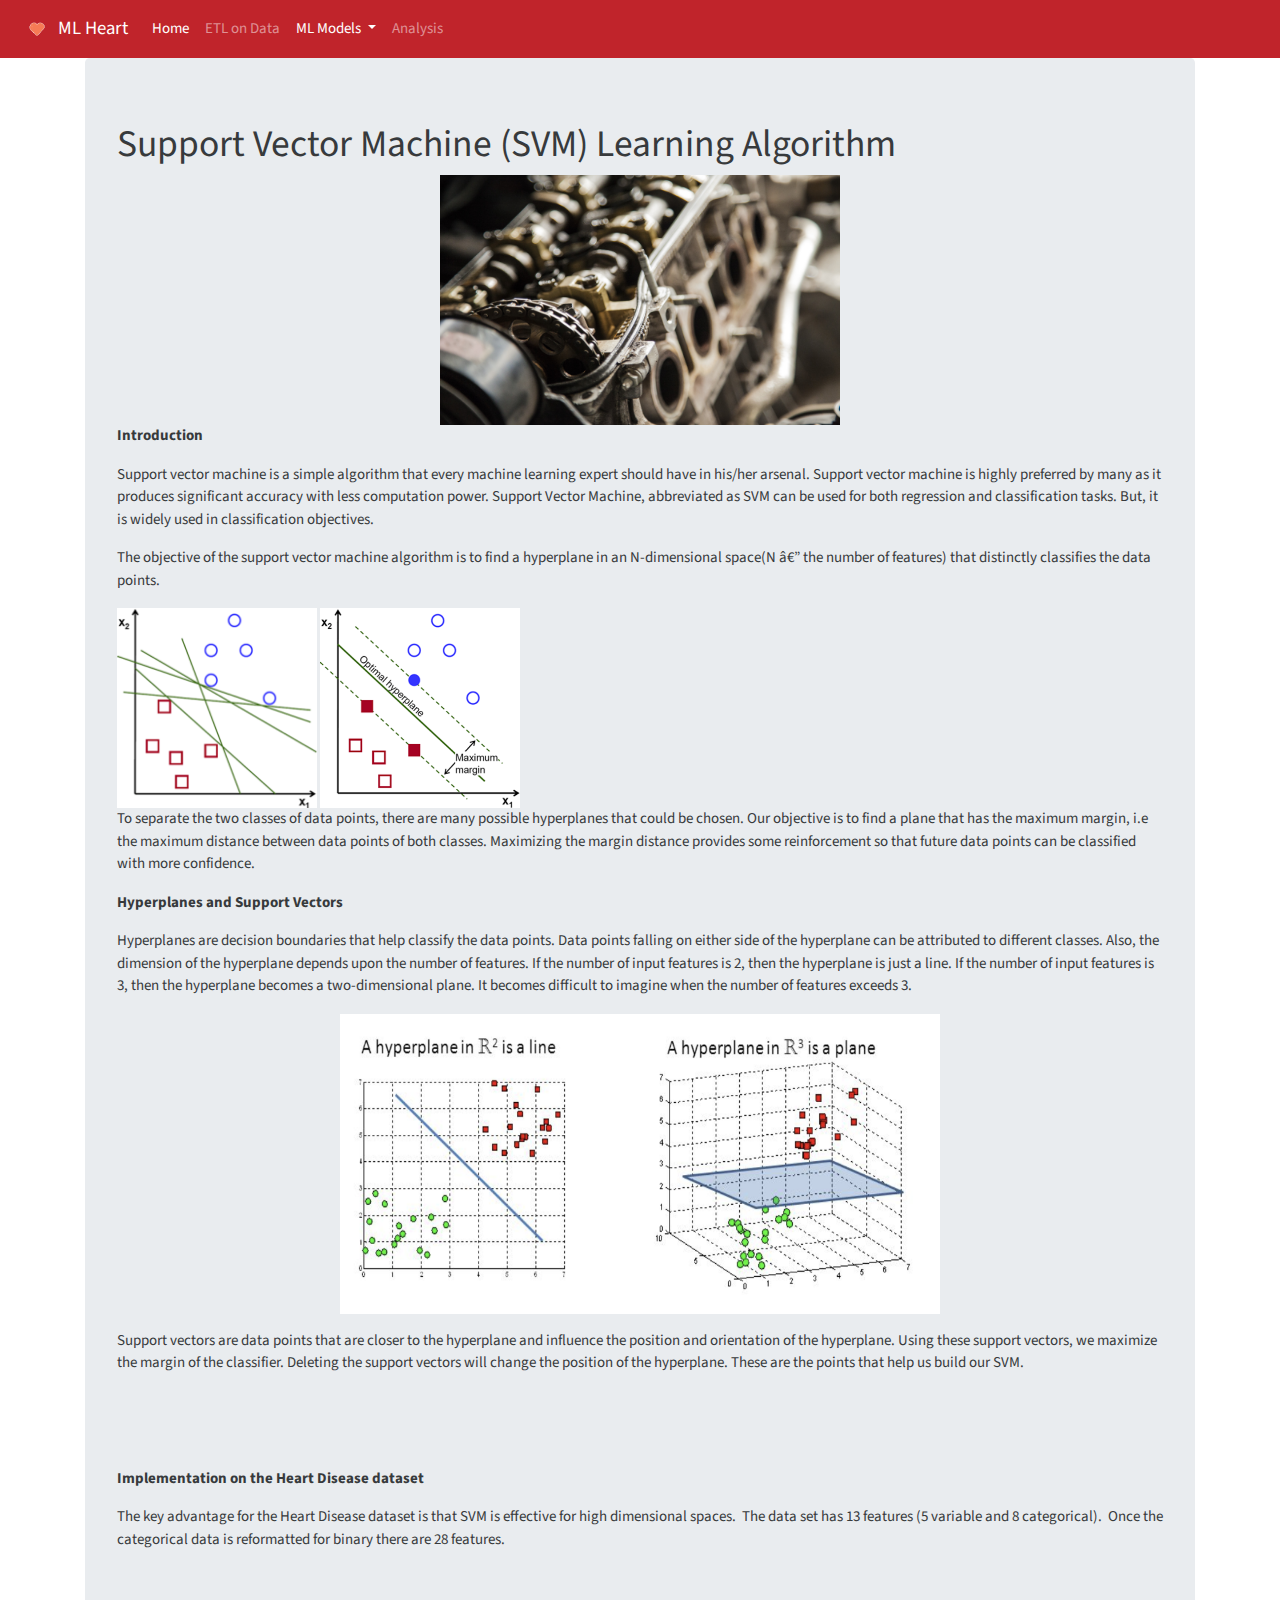
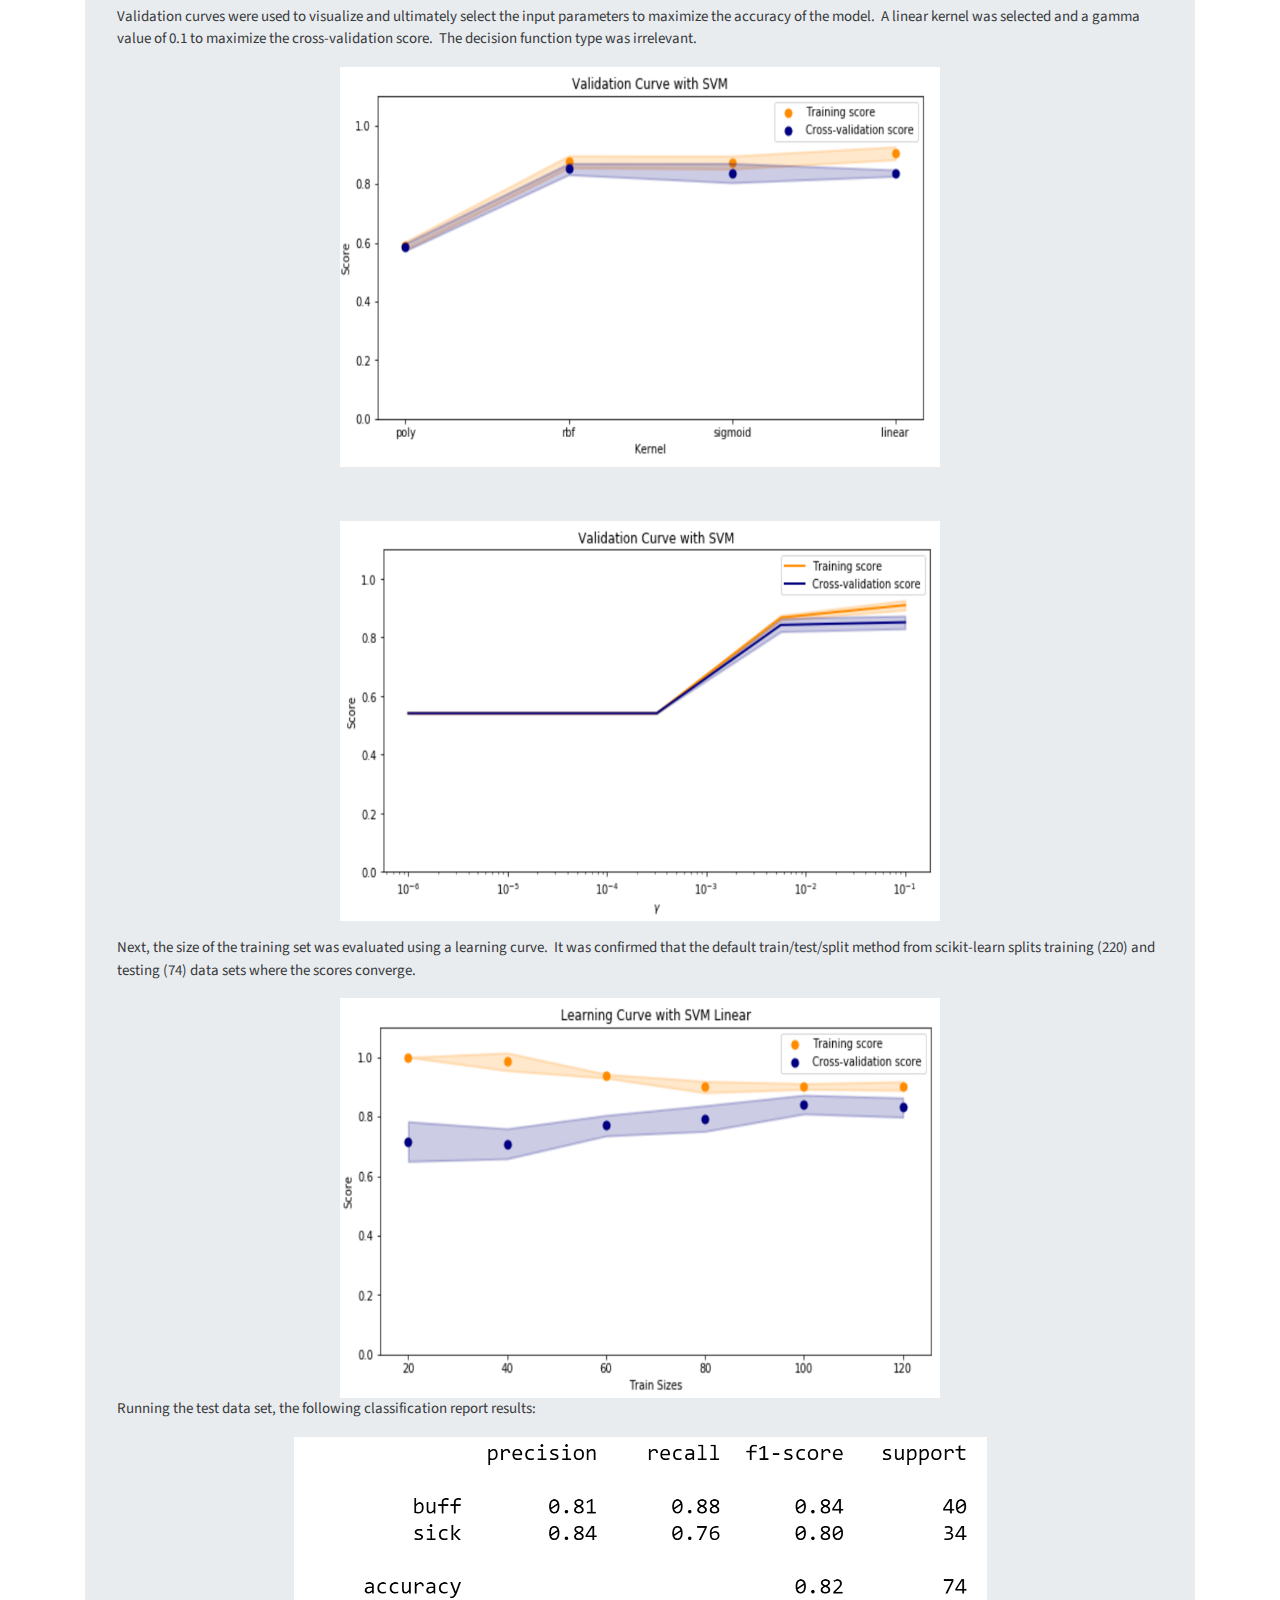
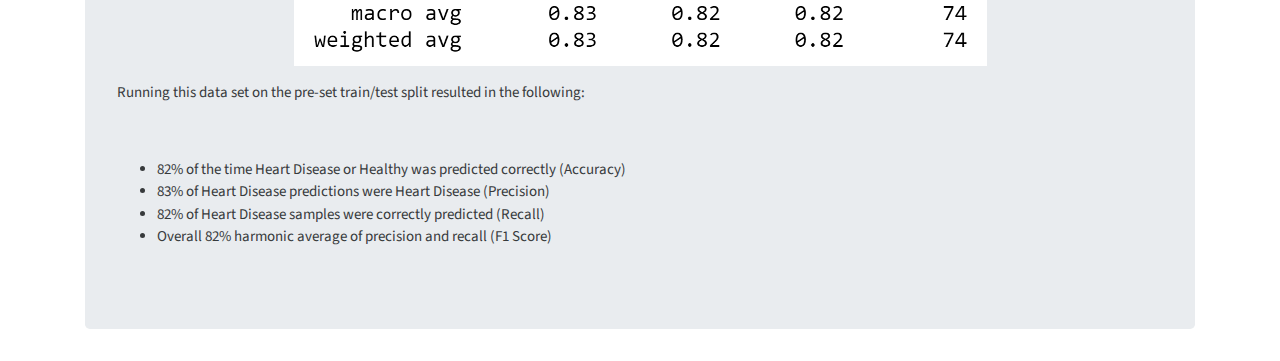
<file: website/vector.html>
<!DOCTYPE html>
<html lang="en-us">

<head>
  <link rel="icon" href="resources/heart.png"
  <meta charset="UTF-8">
  <title>ML  & Heart Disease</title>

 <!-- Bring in our bootstrap stylesheet -->

 
<link rel="stylesheet" href="https://stackpath.bootstrapcdn.com/bootstrap/4.3.1/css/bootstrap.min.css" integrity="sha384-ggOyR0iXCbMQv3Xipma34MD+dH/1fQ784/j6cY/iJTQUOhcWr7x9JvoRxT2MZw1T" crossorigin="anonymous">

 <script src="https://code.jquery.com/jquery-3.3.1.slim.min.js" integrity="sha384-q8i/X+965DzO0rT7abK41JStQIAqVgRVzpbzo5smXKp4YfRvH+8abtTE1Pi6jizo" crossorigin="anonymous"></script>
 <script src="https://cdnjs.cloudflare.com/ajax/libs/popper.js/1.14.7/umd/popper.min.js" integrity="sha384-UO2eT0CpHqdSJQ6hJty5KVphtPhzWj9WO1clHTMGa3JDZwrnQq4sF86dIHNDz0W1" crossorigin="anonymous"></script>
 <script src="https://stackpath.bootstrapcdn.com/bootstrap/4.3.1/js/bootstrap.min.js" integrity="sha384-JjSmVgyd0p3pXB1rRibZUAYoIIy6OrQ6VrjIEaFf/nJGzIxFDsf4x0xIM+B07jRM" crossorigin="anonymous"></script>

 <link rel="stylesheet" href="style.css">
</head>

<body>
    <nav class="navbar navbar-expand-lg navbar-dark bg-primary">
      <img src="resources/beat.gif" height="42" width="42">
        <a class="navbar-brand" href="index.html">ML Heart</a>
        <button class="navbar-toggler" type="button" data-toggle="collapse" data-target="#navbarColor01" aria-controls="navbarColor01" aria-expanded="false" aria-label="Toggle navigation">
          <span class="navbar-toggler-icon"></span>
        </button>    
        
        <div class="collapse navbar-collapse" id="navbarColor01">
          <ul class="navbar-nav mr-auto">
            <li class="nav-item active">
              <a class="nav-link" href="index.html">Home</a>
            </li>
            <li class="nav-item">
                <a class="nav-link" href="etl.html">ETL on Data</a>
              </li>
            <li class="nav-item dropdown active">
                <a class="nav-link dropdown-toggle" href="#" id="navbarDropdown" role="button" data-toggle="dropdown" aria-haspopup="true" aria-expanded="false">
                  ML Models
                </a>
                <div class="dropdown-menu" aria-labelledby="navbarDropdown">
                  <a class="dropdown-item" href="forest.html">Random Forest</a>
                  <a class="dropdown-item" href="logistic.html">Logistic Regression </a>
                  <a class="dropdown-item" href="neural.html">Neural Net</a>
                  <a class="dropdown-item" href="knearest.html">K Nearest Neighbors</a>
                  <a class="dropdown-item active" href="vector.html">Support Vector Machine</a>
                </div>
              </li>

            <li class="nav-item">
              <a class="nav-link"href="analysis.html">Analysis</a>
            </li>
          </ul>
          </div>
        </nav>
  <div class="container">


  
      <!-- Row 1 -->
      <div class="row">
        <div class="col-12 col-sm-12 col-md-12">
            <div class="jumbotron">
                 <h1><strong>Support Vector Machine (SVM) Learning Algorithm</strong></h1>
                <center> <img src="resources/svm-cover.jpeg" height="250" width="400"></center> 
                 <p><strong>Introduction</strong></p>
                 <p>Support vector machine is a simple algorithm that every machine learning expert should have in his/her arsenal. Support vector machine is highly preferred by many as it produces significant accuracy with less computation power. Support Vector Machine, abbreviated as SVM can be used for both regression and classification tasks. But, it is widely used in classification objectives.
                 </p>
                 <p>The objective of the support vector machine algorithm is to find a hyperplane in an N-dimensional space(N — the number of features) that distinctly classifies the data points.
                 </p>
                 <img src="resources/SVM_image1.png" alt="image 1" width=200 height=200>
                 <img src="resources/SVM_Image2.png" alt="image 2" width =200 height =200>
                 <p>To separate the two classes of data points, there are many possible hyperplanes that could be chosen. Our objective is to find a plane that has the maximum margin, i.e the maximum distance between data points of both classes. Maximizing the margin distance provides some reinforcement so that future data points can be classified with more confidence.</p>
<p><strong>Hyperplanes and Support Vectors</strong>
  </p>
  <p>Hyperplanes are decision boundaries that help classify the data points. Data points falling on either side of the hyperplane can be attributed to different classes. Also, the dimension of the hyperplane depends upon the number of features. If the number of input features is 2, then the hyperplane is just a line. If the number of input features is 3, then the hyperplane becomes a two-dimensional plane. It becomes difficult to imagine when the number of features exceeds 3.
    <center><img src="resources/SVM_image3.png" alt="image 4" width=600 height=300></center>
  </p>
  <p>Support vectors are data points that are closer to the hyperplane and influence the position and orientation of the hyperplane. Using these support vectors, we maximize the margin of the classifier. Deleting the support vectors will change the position of the hyperplane. These are the points that help us build our SVM.</p>
  <p><strong>&nbsp;</strong></p>
  <p><strong>&nbsp;</strong></p>
  <p><strong>Implementation on the Heart Disease dataset</strong></p>
  <p>The key advantage for the Heart Disease dataset is that SVM is effective for high dimensional spaces. &nbsp;The data set has 13 features (5 variable and 8 categorical). &nbsp;Once the categorical data is reformatted for binary there are 28 features.</p>
  <p>&nbsp;</p>
  <p>Validation curves were used to visualize and ultimately select the input parameters to maximize the accuracy of the model. &nbsp;A linear kernel was selected and a gamma value of 0.1 to maximize the cross-validation score. &nbsp;The decision function type was irrelevant.
    <center><img src="resources/SVM_image4.png" alt="image3" width = 600 height = 400></center>
  </p>
  <p>&nbsp; <center><img src="resources/SVM_image_5.png" alt="image 5" width = 600 height = 400 ></center>
    </p>
    <p>Next, the size of the training set was evaluated using a learning curve. &nbsp;It was confirmed that the default train/test/split method from scikit-learn splits training (220) and testing (74) data sets where the scores converge.</p>
   <center><img src="resources/SVM_image6.png" alt="image 6" width = 600 height = 400></center>
    <p>Running the test data set, the following classification report results:
   <center><img src="resources/SVM_table1.png" alt="table 1"></center>
    </p>
    <p>Running this data set on the pre-set train/test split resulted in the following:</p>
<p>&nbsp;</p>
<ul>
  <li>82% of the time Heart Disease or Healthy was predicted correctly (Accuracy)</li>
  <li>83% of Heart Disease predictions were Heart Disease (Precision)</li>
  <li>82% of Heart Disease samples were correctly predicted (Recall)</li>
  <li>Overall 82% harmonic average of precision and recall (F1 Score)</li>
</ul>

        </div>
    </div>
      </div>
      </div>
</body>
</html>
</file>
